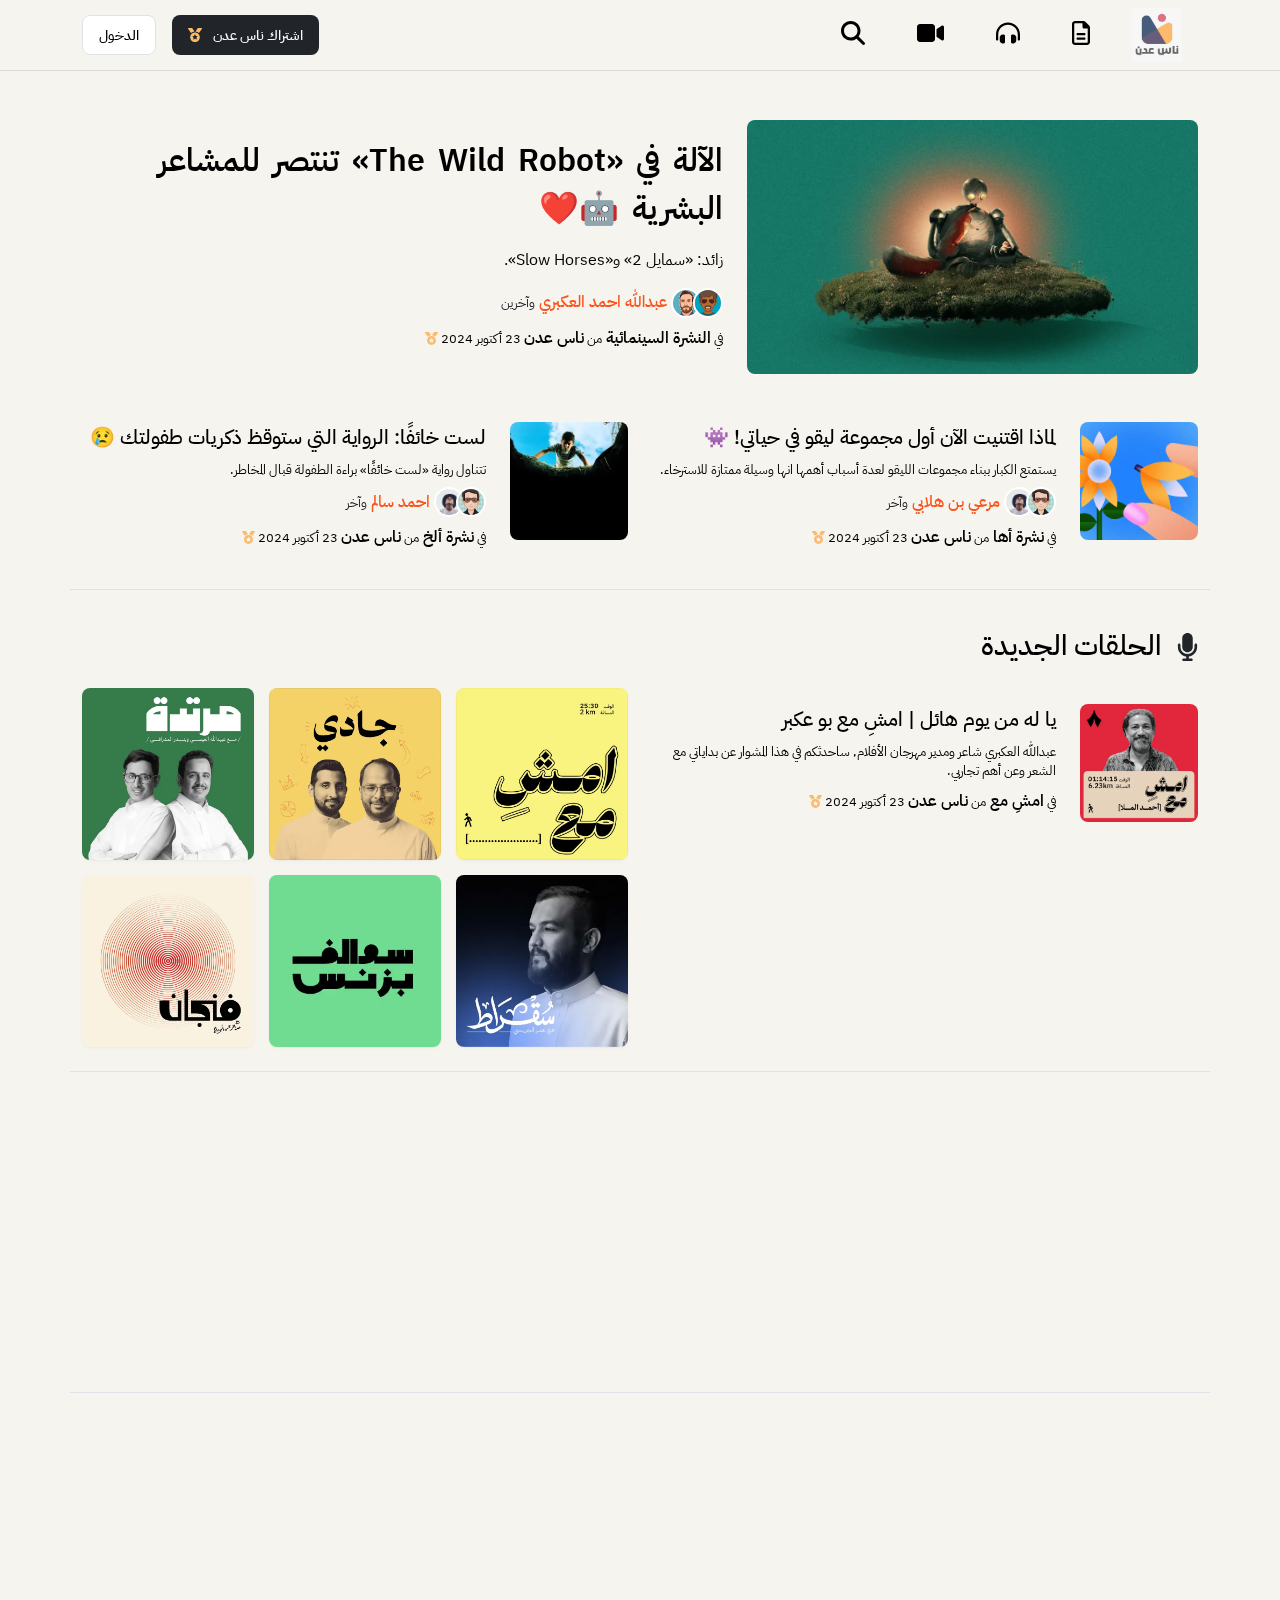
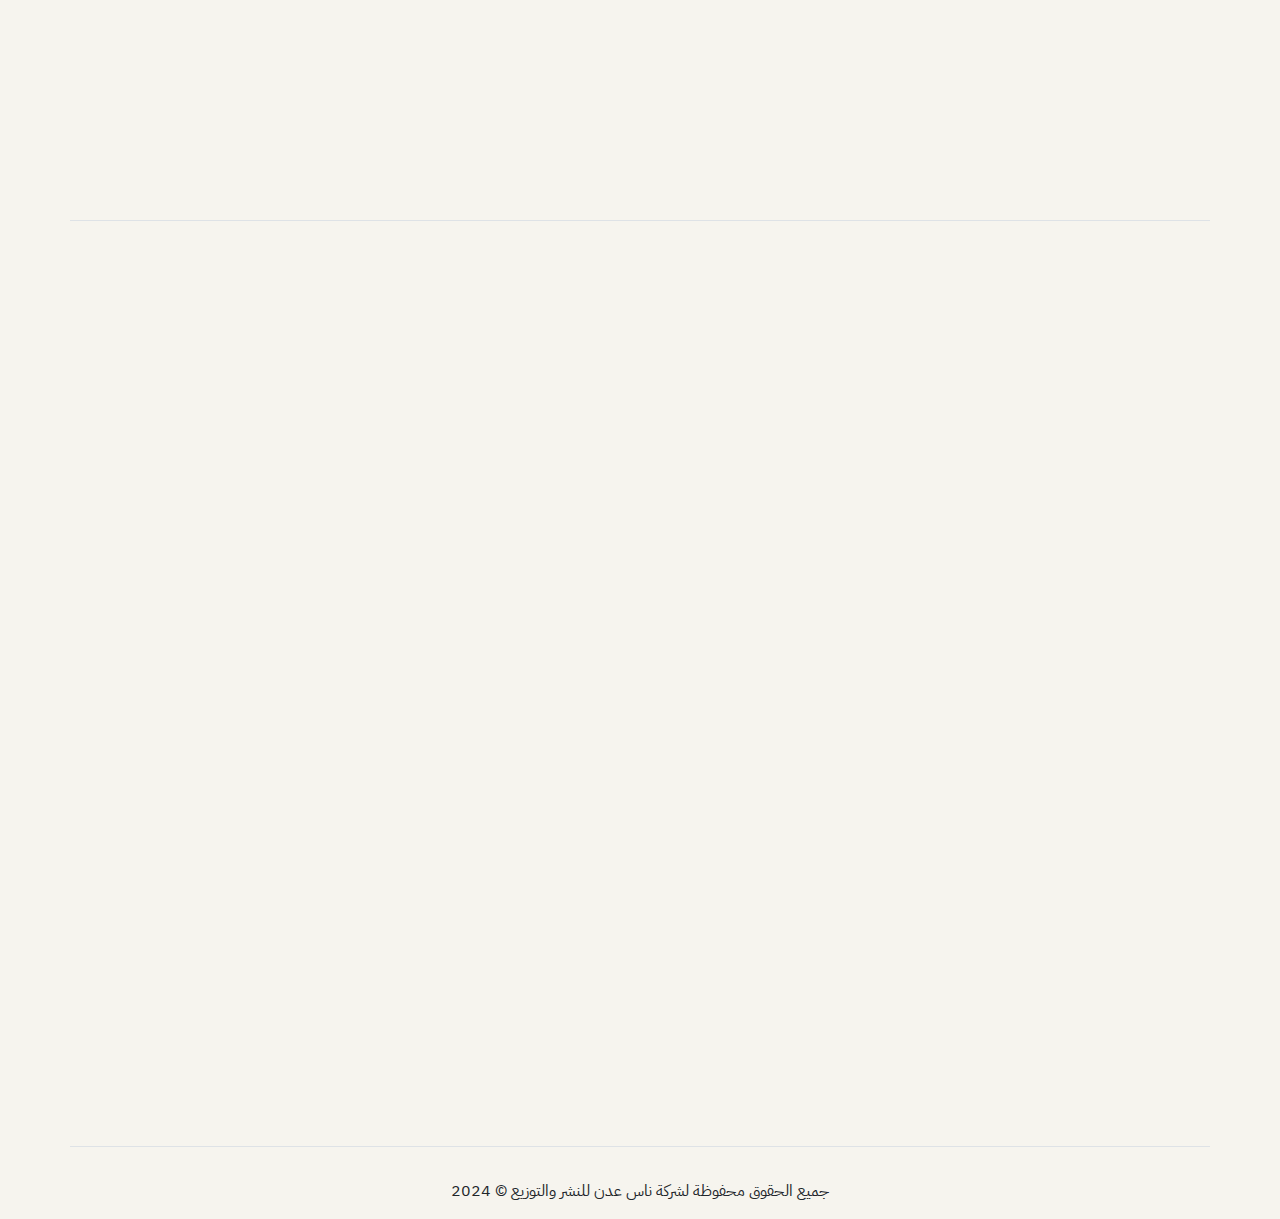
<file: index.html>
<!DOCTYPE html>
<html lang="ar">

<head>
    <meta charset="UTF-8">
    <meta name="viewport" content="width=device-width, initial-scale=1.0">
    <title>ناس عدن</title>
    <link rel="icon" type="image/x-icon" href="avatar.jpg">
    <link rel="stylesheet" href="css/bootstrap.min.css">
    <link rel="stylesheet" href="css/all.min.css">
    <link rel="stylesheet" href="css/animate.css">
    <link rel="stylesheet" href="css/aos.css">
    <link rel="stylesheet" href="css/hover.css">
    <link rel="stylesheet" href="css/style.css">
</head>

<body>
    <!-- healog -->
    <div id="myModal" class="modal" onclick="closeOutside(event)">
        <div class="modal-content">
            <button class="close-button" onclick="closeDialog()">
                <i class="fa-regular fa-circle-xmark"></i>
            </button>
            <div class="icon">
                <img class="w-100 h-100" src="avatar.jpg" alt="">
            </div>
            <h6 class="pt-2">أيش بريدك؟</h6>
            <span class="py-2">أدخل ايميلك لتتلقى الأشعارات من ناس عدن</span>
            <input type="text" id="userInput" placeholder="nasAden@gmail.com" />
            <button class="full-width-button bg-dark" onclick="confirmAction()">متابعة</button>
        </div>
    </div>
    <!-- start header  -->
    <header>
        <nav class="navbar navbar-expand-md navbar-light fixed-top">
            <div class="container">
                <a class="px-3" href="index.html" data-aos="fade-left">
                    <img src="avatar.jpg" alt="">
                </a>
                <button class="navbar-toggler" type="button" data-bs-toggle="collapse" data-bs-target="#navbarCollapse"
                    aria-controls="navbarCollapse" aria-expanded="false" aria-label="Toggle navigation">
                    <span class="navbar-toggler-icon"></span>
                </button>
                <div class="collapse navbar-collapse" id="navbarCollapse">
                    <ul class="navbar-nav mb-2 mb-md-0">
                        <li class="p-2 mx-2" data-aos="fade-left" data-aos-delay="100"><a href="articles.html" class="border-radius"><i
                                    class="fas fa-regular fa-file-lines"></i><span
                                    class="d-inline d-md-none me-3 me-md-0">المقالات</span></a></li>
                        <li class="p-2 mx-2" data-aos="fade-left" data-aos-delay="200"><a href="radioPage.html" class="border-radius"><i
                                    class="fa-solid fa-headphones-simple"></i><span
                                    class="d-inline d-md-none me-3 me-md-0">الاذاعة</span></a></li>
                        <li class="p-2 mx-2" data-aos="fade-left" data-aos-delay="300"><a href="documentaries.html" class="border-radius"><i
                                    class="fas fa-solid fa-video"></i><span
                                    class="d-inline d-md-none me-3 me-md-0">الوثائقيات</span></a></li>
                        <li class="p-2 mx-2 search" data-aos="fade-left" data-aos-delay="400"><a class="border-radius"><i
                                    class="fa-solid fa-magnifying-glass"></i><span
                                    class="d-inline d-md-none me-3 me-md-0">البحث</span></a></li>
                    </ul>
                    <form class="justify-content-end mb-2 mb-md-0" role="search">
                        <input class="form-control me-2 search-input" type="search" placeholder="ابحث هنا.." aria-label="Search">
                    </form>
                    <div class="d-flex header-btns border-top pt-3 pt-md-0 me-auto mb-3 mb-md-0" data-aos="fade-left" data-aos-delay="500">
                        <button class="me-md-2 me-lg-0 py-md-0 py-lg-auto bg-dark text-light border-radius" onclick="showDialog()"><span>اشتراك ناس عدن <i
                                    class="fas fa-medal me-2"></i></span></button>
                        <button class="bg-white border border-radius me-3 me-md-2 me-lg-3"
                            onclick="showDialog()"><span>الدخول</span></button>
                    </div>
                </div>
            </div>
        </nav>
    </header>
    <!-- start header  -->

    <!-- start landing  -->
    <div class="landing">
        <div class="container">
            <div class="row content border-radius py-2 d-flex justify-content-center align-items-center">
                <div class="col-md-5">
                    <a href="newsDetails.html">
                        <div class="img-side" data-aos="fade-down" data-aos-delay="600">
                            <img class="img-fluid border-radius" src="imgs/landing-img.webp" alt="">
                        </div>
                    </a>
                </div>
                <div class="col-md-7">
                    <div class="title-side mt-4 mt-md-0" data-aos="fade-down" data-aos-delay="700">
                        <a href="newsDetails.html">
                            <h3 class="heading">الآلة في «The Wild Robot» تنتصر للمشاعر البشرية 🤖❤️</h3>
                            <div class="my-3" style="font-family: 'SansArabicLight';">زائد: «سمايل 2» و«Slow Horses».
                            </div>
                            <div class="author">
                                <span>
                                    <a href="">
                                        <img class="rounded-full first-img" src="imgs/avatar/avatar-02.png" alt="">
                                    </a>
                                    <a href="">
                                        <img class="rounded-full last-img" src="imgs/avatar/avatar-05.png" alt="">
                                    </a>
                                    <span>
                                        <a href="" class="name">عبدالله احمد العكبري</a>
                                        <span class="subtitle" style="font-family: 'SansArabicLight';">وآخرين</span>
                                    </span>
                                </span>
                            </div>
                            <div class="details">
                                <p class="my-2" style="font-family: 'SansArabicLight';">في <span
                                        style="font-family: 'SansArabicSemiBold';">النشرة السينمائية </span> من <span
                                        style="font-family: 'SansArabicSemiBold';">ناس عدن</span> 23 أكتوبر 2024 <i
                                        class="fas fa-solid fa-medal"></i></p>
                            </div>
                        </a>
                    </div>
                </div>
            </div>
        </div>
    </div>
    <!-- start landing  -->

    <!-- start landing section  -->
    <section>
        <div class="container border-bottom pb-4">
            <div class="row d-flex justify-content-between align-items-center">
                <div class="col-md-6">
                    <div data-aos="fade-up" data-aos-delay="900" class="row d-flex align-items-center align-items-md-start section-one border-radius py-2">
                        <div class="col-6 col-sm-3">
                            <div class="img-side">
                                <a href="newsDetails.html">
                                    <img class="img-fluid border-radius aspect-square" src="imgs/section-lego-img.webp"
                                        alt="">
                                </a>
                            </div>
                        </div>
                        <div class="col-12 col-sm-9">
                            <div class="title-side mt-4 mt-md-0">
                                <a href="newsDetails.html">
                                    <h3 class="heading-2">لماذا اقتنيت الآن أول مجموعة ليقو في حياتي! 👾</h3>
                                    <div class="my-2 subheading-2" style="font-family: 'SansArabicLight';">يستمتع الكبار
                                        ببناء مجموعات الليقو لعدة أسباب أهمها انها وسيلة ممتازة للاسترخاء.</div>
                                    <div class="author">
                                        <span>
                                            <a href="">
                                                <img class="rounded-full first-img" src="imgs/avatar/avatar-06.png"
                                                    alt="">
                                            </a>
                                            <a href="">
                                                <img class="rounded-full last-img" src="imgs/avatar/avatar2.jpg" alt="">
                                            </a>
                                            <span>
                                                <a href="" class="name">مرعي بن هلابي</a>
                                                <span class="subtitle"
                                                    style="font-family: 'SansArabicLight';">وآخر</span>
                                            </span>
                                        </span>
                                    </div>
                                    <div class="details">
                                        <p class="my-2" style="font-family: 'SansArabicLight';">في <span
                                                style="font-family: 'SansArabicSemiBold';">نشرة أها </span> من <span
                                                style="font-family: 'SansArabicSemiBold';">ناس عدن</span> 23 أكتوبر 2024
                                            <i class="fas fa-solid fa-medal"></i>
                                        </p>
                                    </div>
                                </a>
                            </div>
                        </div>
                    </div>
                </div>
                <div class="col-md-6">
                    <div class="row section-one border-radius py-2" data-aos="fade-up" data-aos-delay="1000">
                        <div class="col-6 col-sm-3">
                            <div class="img-side">
                                <a href="newsDetails.html">
                                    <img class="img-fluid border-radius aspect-square" src="imgs/section-tail-img.webp"
                                        alt="">
                                </a>
                            </div>
                        </div>
                        <div class="col-12 col-sm-9">
                            <div class="title-side mt-4 mt-md-0">
                                <a href="newsDetails.html">
                                    <h3 class="heading-2">لست خائفًا: الرواية التي ستوقظ ذكريات طفولتك 😢</h3>
                                    <div class="my-2 subheading-2" style="font-family: 'SansArabicLight';">تتناول رواية
                                        «لست خائفًا» براءة الطفولة قبال المخاطر.</div>
                                    <div class="author">
                                        <span>
                                            <a href="">
                                                <img class="rounded-full first-img" src="imgs/avatar/avatar-06.png"
                                                    alt="">
                                            </a>
                                            <a href="">
                                                <img class="rounded-full last-img" src="imgs/avatar/avatar2.jpg" alt="">
                                            </a>
                                            <span>
                                                <a href="" class="name">احمد سالم</a>
                                                <span class="subtitle"
                                                    style="font-family: 'SansArabicLight';">وآخر</span>
                                            </span>
                                        </span>
                                    </div>
                                    <div class="details">
                                        <p class="my-2" style="font-family: 'SansArabicLight';">في <span
                                                style="font-family: 'SansArabicSemiBold';">نشرة ألخ </span> من <span
                                                style="font-family: 'SansArabicSemiBold';">ناس عدن</span> 23 أكتوبر 2024
                                            <i class="fas fa-solid fa-medal"></i>
                                        </p>
                                    </div>
                                </a>
                            </div>
                        </div>
                    </div>
                </div>
            </div>
        </div>
    </section>
    <!-- start landing section  -->

    <!-- start section episode  -->
    <section class="episode py-3">
        <div class="container border-bottom pb-4">
            <div class="section-heading py-4 d-flex justify-content-start align-items-center" data-aos="fade-up">
                <i class="fas fa-microphone fs-3 ms-3"></i>
                <h3>الحلقات الجديدة</h3>
            </div>
            <div class="row">
                <div class="col-md-6">
                    <div data-aos="fade-up" class="row d-flex align-items-center align-items-md-start section-one border-radius py-2 my-2">
                        <div class="col-6 col-sm-3">
                            <div class="img-side">
                                <a href="">
                                    <img class="img-fluid border-radius aspect-square" src="imgs/episode-1.webp" alt="">
                                </a>
                            </div>
                        </div>
                        <div class="col-12 col-sm-9">
                            <div class="title-side mt-4 mt-md-0">
                                <a href="">
                                    <h3 class="heading-2">يا له من يوم هائل | امشِ مع بو عكبر</h3>
                                    <div class="my-2 subheading-2" style="font-family: 'SansArabicLight';">عبدالله
                                        العكبري شاعر ومدير مهرجان الأفلام, ساحدثكم في هذا المشوار عن بداياتي مع الشعر
                                        وعن أهم تجاربي.</div>
                                    <div class="details">
                                        <p class="my-2" style="font-family: 'SansArabicLight';">في <span
                                                style="font-family: 'SansArabicSemiBold';">امشِ مع </span> من <span
                                                style="font-family: 'SansArabicSemiBold';">ناس عدن</span> 23 أكتوبر 2024
                                            <i class="fas fa-solid fa-medal"></i>
                                        </p>
                                    </div>
                                </a>
                            </div>
                        </div>
                    </div>
                    <div data-aos="fade-up"
                        class="row d-flex align-items-center align-items-md-start section-one border-radius py-2 my-2 mt-4">
                        <div class="col-6 col-sm-3">
                            <div class="img-side">
                                <a href="">
                                    <img class="img-fluid border-radius aspect-square" src="imgs/episode-2.webp" alt="">
                                </a>
                            </div>
                        </div>
                        <div class="col-12 col-sm-9">
                            <div class="title-side mt-4 mt-md-0">
                                <a href="">
                                    <h3 class="heading-2">بولندا من الفقر الى الغنى</h3>
                                    <div class="my-2 subheading-2" style="font-family: 'SansArabicLight';">قصة بولندا من
                                        الفقر الى الثراء والسياسات التي ساعدتها على النمو السريع والهائل.</div>
                                    <div class="details">
                                        <p class="my-2" style="font-family: 'SansArabicLight';">في <span
                                                style="font-family: 'SansArabicSemiBold';">بودكاست جادي </span> من <span
                                                style="font-family: 'SansArabicSemiBold';">ناس عدن</span> 23 أكتوبر 2024
                                            <i class="fas fa-solid fa-medal"></i>
                                        </p>
                                    </div>
                                </a>
                            </div>
                        </div>
                    </div>
                </div>
                <div class="col-md-6">
                    <div class="grid-container" data-aos="fade-up">
                        <img class="img-fluid border-radius" src="imgs/episode-3.webp" alt="">
                        <img class="img-fluid border-radius" src="imgs/episode-4.webp" alt="">
                        <img class="img-fluid border-radius" src="imgs/episode-5.webp" alt="">
                        <img class="img-fluid border-radius" src="imgs/episode-6.webp" alt="">
                        <img class="img-fluid border-radius" src="imgs/episode-7.webp" alt="">
                        <img class="img-fluid border-radius" src="imgs/episode-8.webp" alt="">
                    </div>
                </div>
            </div>
        </div>
    </section>
    <!-- end section episode  -->

    <!-- start main posts -->
    <div class="mail-posts">
        <div class="container border-bottom pb-4">
            <div data-aos="fade-up" class="section-heading py-4 mb-2 d-flex justify-content-start align-items-center">
                <i class="fas fa-envelope fs-3 ms-3"></i>
                <h3>نشرات بريديّة مميزة</h3>
            </div>
            <div class="row" data-aos="fade-left">
                <div class="col-6 col-md-2 mb-3 mb-md-0 border-radius">
                    <a href="">
                        <img class="img-fluid border-radius" src="imgs/mail-post1.webp" alt="">
                    </a>
                </div>
                <div class="col-6 col-md-2 mb-3 mb-md-0 border-radius">
                    <a href="">
                        <img class="img-fluid border-radius" src="imgs/mail-post2.webp" alt="">
                    </a>
                </div>
                <div class="col-6 col-md-2 mb-3 mb-md-0 border-radius">
                    <a href="">
                        <img class="img-fluid border-radius" src="imgs/mail-post6.webp" alt="">
                    </a>
                </div>
                <div class="col-6 col-md-2 mb-3 mb-md-0 border-radius">
                    <a href="">
                        <img class="img-fluid border-radius" src="imgs/mail-post3.webp" alt="">
                    </a>
                </div>
                <div class="col-6 col-md-2 mb-3 mb-sm-0 border-radius">
                    <a href="">
                        <img class="img-fluid border-radius" src="imgs/mail-post4.webp" alt="">
                    </a>
                </div>
                <div class="col-6 col-md-2 text-center border-radius">
                    <a href="">
                        <img class="img-fluid border-radius" src="imgs/mail-post5.webp" alt="">
                    </a>
                </div>
            </div>
        </div>
    </div>
    <!-- end main posts -->

    <!-- start videos -->
    <div class="videos py-3">
        <div class="container border-bottom pb-4">
            <div data-aos="fade-up" class="section-heading py-4 mb-2 d-flex justify-content-start align-items-center">
                <i class="fas fa-video fs-3 ms-3"></i>
                <h3>الوثائقيات الجديدة</h3>
            </div>
            <div class="row">
                <div class="col-12 col-sm-4">
                    <div class="main-content p-2 border-radius" data-aos="fade-left">
                        <a href="">
                            <div class="img-content">
                                <img class="img-fluid border-radius" src="imgs/video1.webp" alt="">
                            </div>
                        </a>
                        <a href="">
                            <div class="description py-3">
                                <h3 class="heading-2 pb-1">تحلية المياة موجودة قبل 2000 سنة!</h3>
                                <p style="font-family: 'SansArabicLight'; font-size: 13px;">في <span
                                        style="font-family: 'SansArabicSemiBold';">سياق</span> من <span
                                        style="font-family: 'SansArabicSemiBold';">ناس عدن</span> 23 أكتوبر 2024
                                </p>
                            </div>
                        </a>
                    </div>
                </div>
                <div class="col-12 col-sm-4">
                    <div class="main-content p-2 border-radius" data-aos="fade-left" data-aos-delay="100">
                        <a href="">
                            <div class="img-content">
                                <img class="img-fluid border-radius" src="imgs/video2.webp" alt="">
                            </div>
                        </a>
                        <a href="">
                            <div class="description py-3">
                                <h3 class="heading-2 pb-1">ثمانية اسئلة مع لاعب ورق خفة</h3>
                                <p style="font-family: 'SansArabicLight'; font-size: 13px;">في <span
                                        style="font-family: 'SansArabicSemiBold';">سياق</span> من <span
                                        style="font-family: 'SansArabicSemiBold';">ناس عدن</span> 23 أكتوبر 2024
                                </p>
                            </div>
                        </a>
                    </div>
                </div>
                <div class="col-12 col-sm-4">
                    <div class="main-content p-2 border-radius" data-aos="fade-left" data-aos-delay="200">
                        <a href="">
                            <div class="img-content">
                                <img class="img-fluid border-radius" src="imgs/video1.webp" alt="">
                            </div>
                        </a>
                        <a href="">
                            <div class="description py-3">
                                <h3 class="heading-2 pb-1">تحلية المياة موجودة قبل 2000 سنة!</h3>
                                <p style="font-family: 'SansArabicLight'; font-size: 13px;">في <span
                                        style="font-family: 'SansArabicSemiBold';">سياق</span> من <span
                                        style="font-family: 'SansArabicSemiBold';">ناس عدن</span> 23 أكتوبر 2024
                                </p>
                            </div>
                        </a>
                    </div>
                </div>
            </div>
        </div>
    </div>
    <!-- end videos -->

    <!-- start article -->
    <div class="new-article py-3">
        <div class="container border-bottom pb-5">
            <div data-aos="fade-up" class="section-heading py-4 mb-2 d-flex justify-content-start align-items-center">
                <i class="fas fa-book-open fs-3 ms-3"></i>
                <h3>المقالات الجديدة</h3>
            </div>
            <div class="row d-flex justify-content-between align-items-center">
                <div data-aos="fade-up"class="col-lg-6 mb-4">
                    <div class="row d-flex align-items-center align-items-md-start section-one border-radius py-2">
                        <div class="col-6 col-sm-3">
                            <div class="img-side">
                                <a href="">
                                    <img class="img-fluid border-radius aspect-square" src="imgs/article-1.webp" alt="">
                                </a>
                            </div>
                        </div>
                        <div class="col-12 col-sm-9">
                            <div class="title-side mt-4 mt-md-0">
                                <a href="">
                                    <h3 class="heading-2">متى ستنفجر فقاعة الذكاء الاصطناعي؟ 🫧</h3>
                                    <div class="my-2 subheading-2" style="font-family: 'SansArabicLight';">كل
                                        الشركات التقنية تستثمر أموالًا طائلة لتنمية قطاع الذكاء الاصطناعي لديها، إلى
                                        حد تكوَّنت فيه فقاعة اقتصادية جديدة.</div>
                                    <div class="author">
                                        <span>
                                            <a href="">
                                                <img class="rounded-full first-img" src="imgs/avatar/avatar-06.png"
                                                    alt="">
                                            </a>
                                            <a href="">
                                                <img class="rounded-full last-img" src="imgs/avatar/avatar2.jpg" alt="">
                                            </a>
                                            <span>
                                                <a href="" class="name">عبدالله العكبري</a>
                                                <span class="subtitle"
                                                    style="font-family: 'SansArabicLight';">وآخر</span>
                                            </span>
                                        </span>
                                    </div>
                                    <div class="details">
                                        <p class="my-2" style="font-family: 'SansArabicLight';">في <span
                                                style="font-family: 'SansArabicSemiBold';">نشرة حوار </span> من
                                            <span style="font-family: 'SansArabicSemiBold';">ناس عدن</span> 23
                                            أكتوبر
                                            2024
                                        </p>
                                    </div>
                                </a>
                            </div>
                        </div>
                    </div>
                </div>
                <div data-aos="fade-up" class="col-lg-6 mb-4">
                    <div class="row section-one border-radius py-2">
                        <div class="col-6 col-sm-3">
                            <div class="img-side">
                                <a href="">
                                    <img class="img-fluid border-radius aspect-square" src="imgs/article-2.gif" alt="">
                                </a>
                            </div>
                        </div>
                        <div class="col-12 col-sm-9">
                            <div class="title-side mt-4 mt-md-0">
                                <a href="">
                                    <h3 class="heading-2">نشرة مقادير تودعك مع فطيرة اليقطين 🥹👋🏻</h3>
                                    <div class="my-2 subheading-2" style="font-family: 'SansArabicLight';">اخترت هذه
                                        الوصفة لكي تكون وصفة ختام نشرة مقادير التي بدأناها في رمضان.</div>
                                    <div class="author">
                                        <span>
                                            <a href="">
                                                <img class="rounded-full first-img" src="imgs/avatar/avatar-06.png"
                                                    alt="">
                                            </a>
                                            <a href="">
                                                <img class="rounded-full last-img" src="imgs/avatar/avatar2.jpg" alt="">
                                            </a>
                                            <span>
                                                <a href="" class="name">مرعي بن هلابي</a>
                                                <span class="subtitle"
                                                    style="font-family: 'SansArabicLight';">وآخر</span>
                                            </span>
                                        </span>
                                    </div>
                                    <div class="details">
                                        <p class="my-2" style="font-family: 'SansArabicLight';">في <span
                                                style="font-family: 'SansArabicSemiBold';">نشرة ألخ </span> من <span
                                                style="font-family: 'SansArabicSemiBold';">ناس عدن</span> 23 أكتوبر
                                            2024
                                        </p>
                                    </div>
                                </a>
                            </div>
                        </div>
                    </div>
                </div>
                <div data-aos="fade-up" class="col-lg-6 mb-4">
                    <div class="row d-flex align-items-center align-items-md-start section-one border-radius py-2">
                        <div class="col-6 col-sm-3">
                            <div class="img-side">
                                <a href="">
                                    <img class="img-fluid border-radius aspect-square" src="imgs/article-3.webp" alt="">
                                </a>
                            </div>
                        </div>
                        <div class="col-12 col-sm-9">
                            <div class="title-side mt-4 mt-md-0">
                                <a href="">
                                    <h3 class="heading-2">كيف تساعدك العدائية السلبية في العمل؟ 🙂</h3>
                                    <div class="my-2 subheading-2" style="font-family: 'SansArabicLight';">من سابع
                                        المستحيلات ألا يمر أسبوع دون محفز قوي يثير غضبك من مديرك أو زميلك أو فريقك.
                                    </div>
                                    <div class="author">
                                        <span>
                                            <a href="">
                                                <img class="rounded-full first-img" src="imgs/avatar/avatar-06.png"
                                                    alt="">
                                            </a>
                                            <a href="">
                                                <img class="rounded-full last-img" src="imgs/avatar/avatar2.jpg" alt="">
                                            </a>
                                            <span>
                                                <a href="" class="name">عبدالله العكبري</a>
                                                <span class="subtitle"
                                                    style="font-family: 'SansArabicLight';">وآخر</span>
                                            </span>
                                        </span>
                                    </div>
                                    <div class="details">
                                        <p class="my-2" style="font-family: 'SansArabicLight';">في <span
                                                style="font-family: 'SansArabicSemiBold';">نشرة حوار </span> من
                                            <span style="font-family: 'SansArabicSemiBold';">ناس عدن</span> 23
                                            أكتوبر
                                            2024
                                        </p>
                                    </div>
                                </a>
                            </div>
                        </div>
                    </div>
                </div>
                <div data-aos="fade-up" class="col-lg-6 mb-4">
                    <div class="row section-one border-radius py-2">
                        <div class="col-6 col-sm-3">
                            <div class="img-side">
                                <a href="">
                                    <img class="img-fluid border-radius aspect-square" src="imgs/article-4.webp" alt="">
                                </a>
                            </div>
                        </div>
                        <div class="col-12 col-sm-9">
                            <div class="title-side mt-4 mt-md-0">
                                <a href="">
                                    <h3 class="heading-2">سويفل: العودة للقمّة أصعب من وصولها؟</h3>
                                    <div class="my-2 subheading-2" style="font-family: 'SansArabicLight';">قصّة شركة
                                        سويفل تتخلّلها مراحل صعود وهبوط عديدة.</div>
                                    <div class="author">
                                        <span>
                                            <a href="">
                                                <img class="rounded-full first-img" src="imgs/avatar/avatar-06.png"
                                                    alt="">
                                            </a>
                                            <a href="">
                                                <img class="rounded-full last-img" src="imgs/avatar/avatar2.jpg" alt="">
                                            </a>
                                            <span>
                                                <a href="" class="name">مرعي بن هلابي</a>
                                                <span class="subtitle"
                                                    style="font-family: 'SansArabicLight';">وآخر</span>
                                            </span>
                                        </span>
                                    </div>
                                    <div class="details">
                                        <p class="my-2" style="font-family: 'SansArabicLight';">في <span
                                                style="font-family: 'SansArabicSemiBold';">نشرة ألخ </span> من <span
                                                style="font-family: 'SansArabicSemiBold';">ناس عدن</span> 23 أكتوبر
                                            2024
                                        </p>
                                    </div>
                                </a>
                            </div>
                        </div>
                    </div>
                </div>
                <div data-aos="fade-up" class="col-lg-6 mb-4">
                    <div class="row d-flex align-items-center align-items-md-start section-one border-radius py-2">
                        <div class="col-6 col-sm-3">
                            <div class="img-side">
                                <a href="">
                                    <img class="img-fluid border-radius aspect-square" src="imgs/article-5.webp" alt="">
                                </a>
                            </div>
                        </div>
                        <div class="col-12 col-sm-9">
                            <div class="title-side mt-4 mt-md-0">
                                <a href="">
                                    <h3 class="heading-2">عندما تُستخدَم الأفلام في السياسة 🪖🗣️</h3>
                                    <div class="my-2 subheading-2" style="font-family: 'SansArabicLight';">هل ينتمي
                                        فلم «ذ أبرنتس» (The Apprentice) إلى مجموعة الأفلام التي شكلت نقلة حقيقية؟
                                    </div>
                                    <div class="author">
                                        <span>
                                            <a href="">
                                                <img class="rounded-full first-img" src="imgs/avatar/avatar-06.png"
                                                    alt="">
                                            </a>
                                            <a href="">
                                                <img class="rounded-full last-img" src="imgs/avatar/avatar2.jpg" alt="">
                                            </a>
                                            <span>
                                                <a href="" class="name">عبدالله العكبري</a>
                                                <span class="subtitle"
                                                    style="font-family: 'SansArabicLight';">وآخر</span>
                                            </span>
                                        </span>
                                    </div>
                                    <div class="details">
                                        <p class="my-2" style="font-family: 'SansArabicLight';">في <span
                                                style="font-family: 'SansArabicSemiBold';">نشرة حوار </span> من
                                            <span style="font-family: 'SansArabicSemiBold';">ناس عدن</span> 23
                                            أكتوبر
                                            2024
                                        </p>
                                    </div>
                                </a>
                            </div>
                        </div>
                    </div>
                </div>
                <div data-aos="fade-up" class="col-lg-6 mb-4">
                    <div class="row section-one border-radius py-2">
                        <div class="col-6 col-sm-3">
                            <div class="img-side">
                                <a href="">
                                    <img class="img-fluid border-radius aspect-square" src="imgs/article-6.webp" alt="">
                                </a>
                            </div>
                        </div>
                        <div class="col-12 col-sm-9">
                            <div class="title-side mt-4 mt-md-0">
                                <a href="">
                                    <h3 class="heading-2">هل القراءة للكتب فقط 🖼️🎨</h3>
                                    <div class="my-2 subheading-2" style="font-family: 'SansArabicLight';">القراءة
                                        قد تنتهي في النص المكتوب، لكنها تبدأ في مناطق أخرى بعيدة عنه، أو متفاعلة معه
                                        بفضل التأثير والتأثر.</div>
                                    <div class="author">
                                        <span>
                                            <a href="">
                                                <img class="rounded-full first-img" src="imgs/avatar/avatar-06.png"
                                                    alt="">
                                            </a>
                                            <a href="">
                                                <img class="rounded-full last-img" src="imgs/avatar/avatar2.jpg" alt="">
                                            </a>
                                            <span>
                                                <a href="" class="name">مرعي بن هلابي</a>
                                                <span class="subtitle"
                                                    style="font-family: 'SansArabicLight';">وآخر</span>
                                            </span>
                                        </span>
                                    </div>
                                    <div class="details">
                                        <p class="my-2" style="font-family: 'SansArabicLight';">في <span
                                                style="font-family: 'SansArabicSemiBold';">نشرة ألخ </span> من <span
                                                style="font-family: 'SansArabicSemiBold';">ناس عدن</span> 23 أكتوبر
                                            2024
                                        </p>
                                    </div>
                                </a>
                            </div>
                        </div>
                    </div>
                </div>
                <div data-aos="fade-up" class="col-lg-6 mb-4 mb-lg-0">
                    <div class="row d-flex align-items-center align-items-md-start section-one border-radius py-2">
                        <div class="col-6 col-sm-3">
                            <div class="img-side">
                                <a href="">
                                    <img class="img-fluid border-radius aspect-square" src="imgs/article-7.webp" alt="">
                                </a>
                            </div>
                        </div>
                        <div class="col-12 col-sm-9">
                            <div class="title-side mt-4 mt-md-0">
                                <a href="">
                                    <h3 class="heading-2">كيف غزا الأنمي الياباني قلبك وقلوب العالم؟ 🥹</h3>
                                    <div class="my-2 subheading-2" style="font-family: 'SansArabicLight';">احتفال
                                        مسلسل دراغون بول بأربعين عامًا على إصداره يذكرنا بقوة الأنمي. </div>
                                    <div class="author">
                                        <span>
                                            <a href="">
                                                <img class="rounded-full first-img" src="imgs/avatar/avatar-06.png"
                                                    alt="">
                                            </a>
                                            <a href="">
                                                <img class="rounded-full last-img" src="imgs/avatar/avatar2.jpg" alt="">
                                            </a>
                                            <span>
                                                <a href="" class="name">عبدالله العكبري</a>
                                                <span class="subtitle"
                                                    style="font-family: 'SansArabicLight';">وآخر</span>
                                            </span>
                                        </span>
                                    </div>
                                    <div class="details">
                                        <p class="my-2" style="font-family: 'SansArabicLight';">في <span
                                                style="font-family: 'SansArabicSemiBold';">نشرة حوار </span> من
                                            <span style="font-family: 'SansArabicSemiBold';">ناس عدن</span> 23
                                            أكتوبر
                                            2024
                                        </p>
                                    </div>
                                </a>
                            </div>
                        </div>
                    </div>
                </div>
                <div data-aos="fade-up" class="col-lg-6">
                    <div class="row section-one border-radius py-2">
                        <div class="col-6 col-sm-3">
                            <div class="img-side">
                                <a href="">
                                    <img class="img-fluid border-radius aspect-square" src="imgs/article-8.webp" alt="">
                                </a>
                            </div>
                        </div>
                        <div class="col-12 col-sm-9">
                            <div class="title-side mt-4 mt-md-0">
                                <a href="">
                                    <h3 class="heading-2">أداة «NotebookLM» تقلب عالم الدراسات العليا! 🪄</h3>
                                    <div class="my-2 subheading-2" style="font-family: 'SansArabicLight';">باعتمادنا
                                        على الذكاء الاصطناعي مساعدًا شخصيًّا في الأبحاث، سترتبط كل معارف البشر بعضها
                                        ببعض في عقل صناعي واحد.</div>
                                    <div class="author">
                                        <span>
                                            <a href="">
                                                <img class="rounded-full first-img" src="imgs/avatar/avatar-06.png"
                                                    alt="">
                                            </a>
                                            <a href="">
                                                <img class="rounded-full last-img" src="imgs/avatar/avatar2.jpg" alt="">
                                            </a>
                                            <span>
                                                <a href="" class="name">مرعي بن هلابي</a>
                                                <span class="subtitle"
                                                    style="font-family: 'SansArabicLight';">وآخر</span>
                                            </span>
                                        </span>
                                    </div>
                                    <div class="details">
                                        <p class="my-2" style="font-family: 'SansArabicLight';">في <span
                                                style="font-family: 'SansArabicSemiBold';">نشرة ألخ </span> من <span
                                                style="font-family: 'SansArabicSemiBold';">ناس عدن</span> 23 أكتوبر
                                            2024
                                        </p>
                                    </div>
                                </a>
                            </div>
                        </div>
                    </div>
                </div>
            </div>
        </div>
    </div>
    <!-- end article -->

    <!-- start footer  -->
    <div class="footer">
        <div class="container">
            <div class="py-3 text-center">
                <span>جميع الحقوق محفوظة لشركة ناس عدن للنشر والتوزيع &copy; 2024
                </span>
            </div>
        </div>
    </div>
    <!-- end footer  -->
    <script src="js/jquery.min.js"></script>
    <script src="js/bootstrap.bundle.min.js"></script>
    <script src="js/all.min.js"></script>
    <script src="js/aos.js"></script>
    <script src="js/main.js"></script>
</body>

</html>
</file>
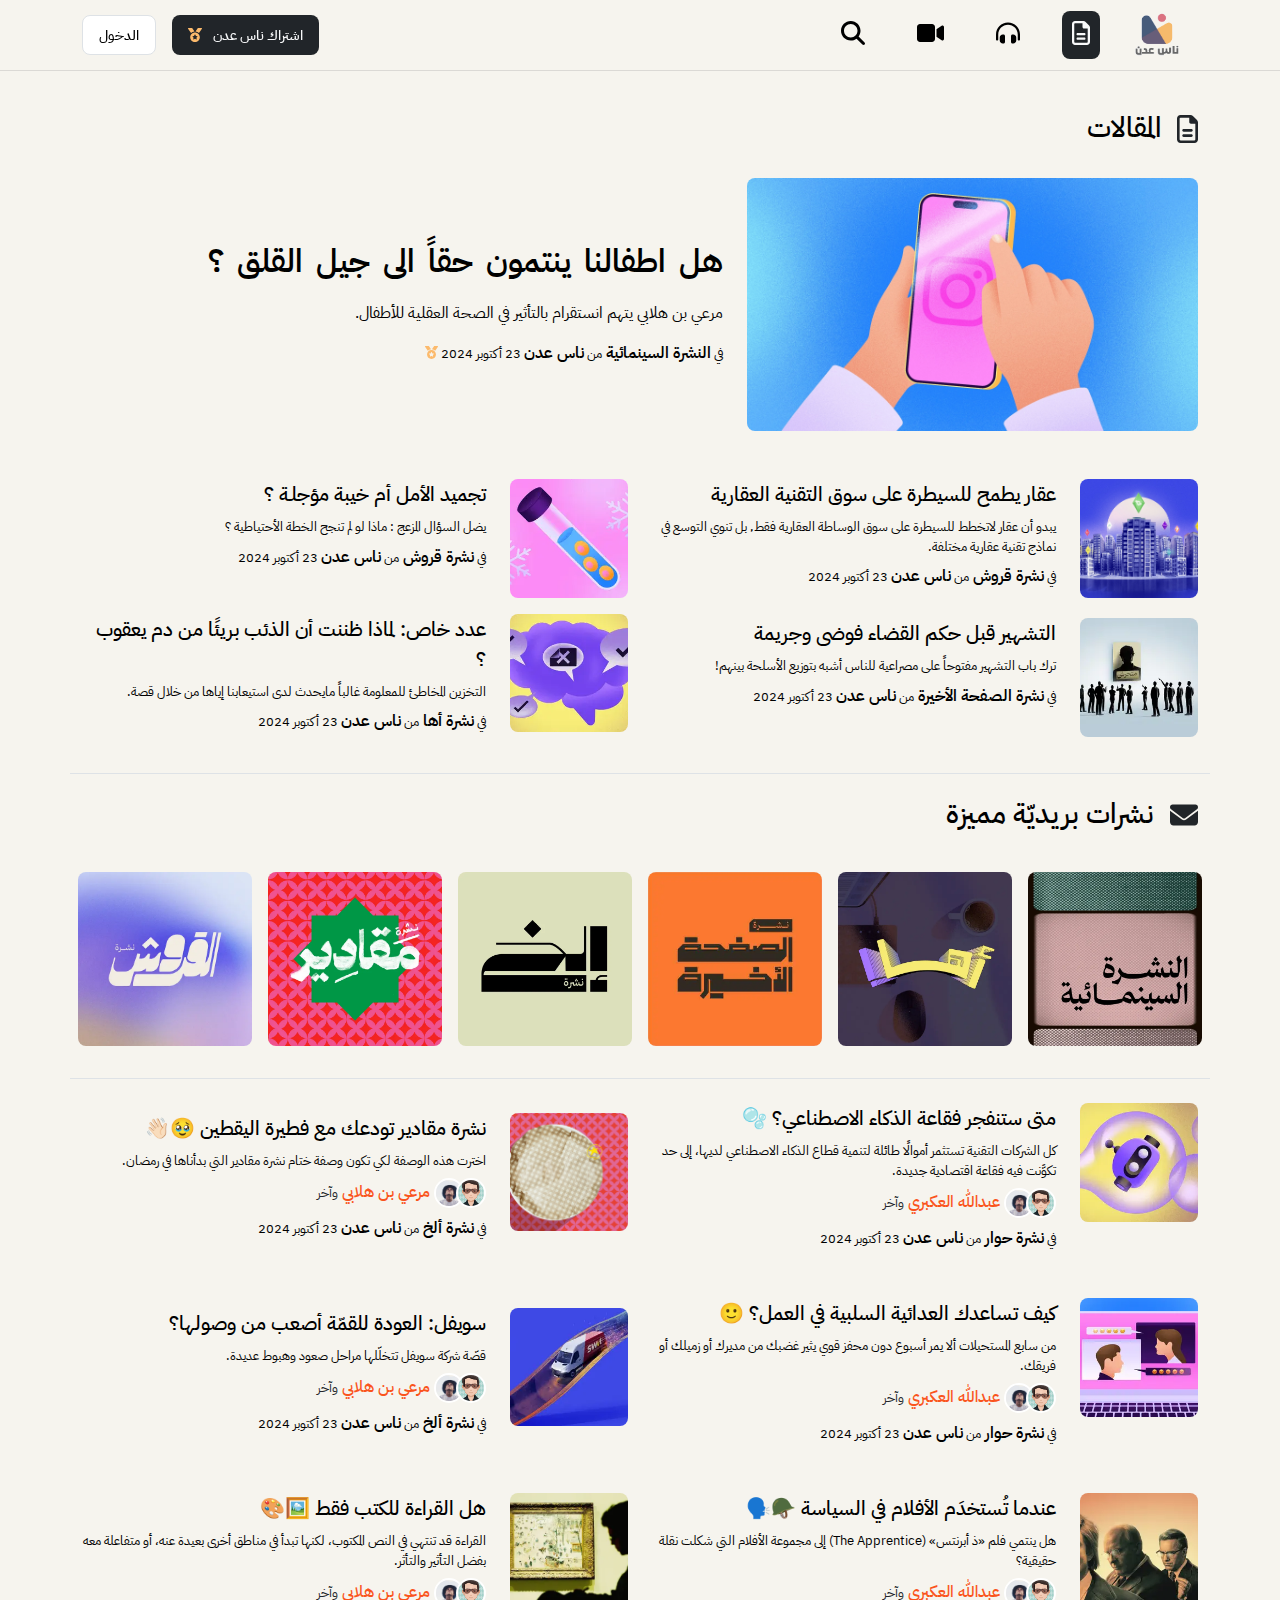
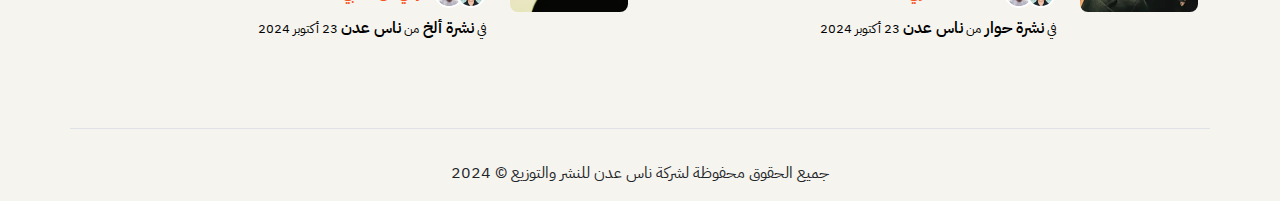
<file: articles.html>
<!DOCTYPE html>
<html lang="ar">

<head>
    <meta charset="UTF-8">
    <meta name="viewport" content="width=device-width, initial-scale=1.0">
    <title>المقالات</title>
    <link rel="icon" type="image/x-icon" href="avatar.jpg">
    <link rel="stylesheet" href="css/bootstrap.min.css">
    <link rel="stylesheet" href="css/all.min.css">
    <link rel="stylesheet" href="css/animate.css">
    <link rel="stylesheet" href="css/aos.css">
    <link rel="stylesheet" href="css/hover.css">
    <link rel="stylesheet" href="css/style.css">
</head>

<body>
    <!-- healog -->
    <div id="myModal" class="modal" onclick="closeOutside(event)">
        <div class="modal-content">
            <button class="close-button" onclick="closeDialog()">
                <i class="fa-regular fa-circle-xmark"></i>
            </button>
            <div class="icon">
                <img class="w-100 h-100" src="avatar.jpg" alt="">
            </div>
            <h6 class="pt-2">أيش بريدك؟</h6>
            <span class="py-2">أدخل ايميلك لتتلقى الأشعارات من ناس عدن</span>
            <input type="text" id="userInput" placeholder="nasAden@gmail.com" />
            <button class="full-width-button bg-dark" onclick="confirmAction()">متابعة</button>
        </div>
    </div>
    
    <!-- start header  -->
    <header>
        <nav class="navbar navbar-expand-md navbar-light fixed-top">
            <div class="container">
                <a class="px-3" href="index.html">
                    <img src="avatar.jpg" alt="">
                </a>
                <button class="navbar-toggler" type="button" data-bs-toggle="collapse" data-bs-target="#navbarCollapse"
                    aria-controls="navbarCollapse" aria-expanded="false" aria-label="Toggle navigation">
                    <span class="navbar-toggler-icon"></span>
                </button>
                <div class="collapse navbar-collapse" id="navbarCollapse">
                    <ul class="navbar-nav mb-2 mb-md-0">
                        <li class="p-2 mx-2"><a href="articles.html" class="border-radius  bg-dark text-light"><i
                                    class="fas fa-regular fa-file-lines"></i><span
                                    class="d-inline d-md-none me-3 me-md-0">المقالات</span></a></li>
                        <li class="p-2 mx-2"><a href="radioPage.html" class="border-radius"><i
                                    class="fa-solid fa-headphones-simple"></i><span
                                    class="d-inline d-md-none me-3 me-md-0">الاذاعة</span></a></li>
                        <li class="p-2 mx-2"><a href="documentaries.html" class="border-radius"><i
                                    class="fas fa-solid fa-video"></i><span
                                    class="d-inline d-md-none me-3 me-md-0">الوثائقيات</span></a></li>
                                    <li class="p-2 mx-2 search"><a class="border-radius"><i
                                        class="fa-solid fa-magnifying-glass"></i><span
                                        class="d-inline d-md-none me-3 me-md-0">البحث</span></a></li>
                    </ul>
                    <form class="justify-content-end mb-2 mb-md-0" role="search">
                        <input class="form-control me-2 search-input" type="search" placeholder="ابحث هنا.." aria-label="Search">
                    </form>
                    <div class="d-flex header-btns border-top pt-3 pt-md-0 me-auto mb-3 mb-md-0">
                        <button class="me-md-2 me-lg-0 py-md-0 py-lg-auto bg-dark text-light border-radius" onclick="showDialog()"><span>اشتراك ناس عدن <i
                                    class="fas fa-medal me-2"></i></span></button>
                        <button class="bg-white border border-radius me-3 me-md-2 me-lg-3"
                            onclick="showDialog()"><span>الدخول</span></button>
                    </div>
                </div>
            </div>
        </nav>
    </header>
    <!-- end header  -->

    <!-- start landing  -->
    <div class="landing">
        <div class="container">
            <div class="main-heading pb-4 d-flex justify-content-start align-items-center">
                <i class="fas fa-regular fa-file-lines fs-3 ms-3"></i>
                <h3>المقالات</h3>
            </div>
            <div class="row content border-radius py-2 d-flex justify-content-center align-items-center">
                <div class="col-md-5">
                    <div class="img-side">
                        <a href="">
                            <img class="img-fluid border-radius" src="imgs/mainArticle.jpg.crdownload" alt="">
                        </a>
                    </div>
                </div>
                <div class="col-md-7">
                    <div class="title-side mt-4 mt-md-0">
                        <a href="">
                            <h3 class="heading">هل اطفالنا ينتمون حقاً الى جيل القلق ؟</h3>
                            <div class="my-3" style="font-family: 'SansArabicLight';">مرعي بن هلابي يتهم انستقرام
                                بالتأثير في الصحة العقلية للأطفال.</div>
                            <div class="details">
                                <p class="my-2" style="font-family: 'SansArabicLight';">في <span
                                        style="font-family: 'SansArabicSemiBold';">النشرة السينمائية </span> من <span
                                        style="font-family: 'SansArabicSemiBold';">ناس عدن</span> 23 أكتوبر 2024 <i
                                        class="fas fa-solid fa-medal"></i></p>
                            </div>
                        </a>
                    </div>
                </div>
            </div>
        </div>
    </div>
    <!-- end landing  -->

    <!-- start landing section  -->
    <section>
        <div class="container border-bottom pb-4">
            <div class="row d-flex justify-content-between align-items-center">
                <div class="col-md-6">
                    <div class="row section-one border-radius py-2">
                        <div class="col-6 col-sm-3">
                            <div class="img-side">
                                <a href="">
                                    <img class="img-fluid border-radius aspect-square" src="imgs/post.jpg" alt="">
                                </a>
                            </div>
                        </div>
                        <div class="col-12 col-sm-9">
                            <div class="title-side mt-4 mt-md-0">
                                <a href="">
                                    <h3 class="heading-2">عقار يطمح للسيطرة على سوق التقنية العقارية</h3>
                                    <div class="my-2 subheading-2" style="font-family: 'SansArabicLight';">يبدو أن عقار
                                        لاتخطط للسيطرة على سوق الوساطة العقارية فقط, بل تنوي التوسع في نماذج تقنية
                                        عقارية مختلفة.</div>
                                    <div class="details">
                                        <p class="my-2" style="font-family: 'SansArabicLight';">في <span
                                                style="font-family: 'SansArabicSemiBold';">نشرة قروش </span> من <span
                                                style="font-family: 'SansArabicSemiBold';">ناس عدن</span> 23 أكتوبر 2024
                                        </p>
                                    </div>
                                </a>
                            </div>
                        </div>
                    </div>
                </div>
                <div class="col-md-6">
                    <div class="row d-flex align-items-center align-items-md-start section-one border-radius py-2">
                        <div class="col-6 col-sm-3">
                            <div class="img-side">
                                <a href="">
                                    <img class="img-fluid border-radius aspect-square" src="imgs/article11.webp" alt="">
                                </a>
                            </div>
                        </div>
                        <div class="col-12 col-sm-9">
                            <div class="title-side mt-4 mt-md-0">
                                <a href="">
                                    <h3 class="heading-2">تجميد الأمل أم خيبة مؤجلـة ؟</h3>
                                    <div class="my-2 subheading-2" style="font-family: 'SansArabicLight';">يضل السؤال
                                        المزعج : ماذا لو لم تنجح الخطة الأحتياطية ؟</div>
                                    <div class="details">
                                        <p class="my-2" style="font-family: 'SansArabicLight';">في <span
                                                style="font-family: 'SansArabicSemiBold';">نشرة قروش </span> من
                                            <span style="font-family: 'SansArabicSemiBold';">ناس عدن</span> 23
                                            أكتوبر
                                            2024
                                        </p>
                                    </div>
                                </a>
                            </div>
                        </div>
                    </div>
                </div>
                <div class="col-md-6">
                    <div class="row d-flex align-items-center align-items-md-start section-one border-radius py-2">
                        <div class="col-6 col-sm-3">
                            <div class="img-side">
                                <a href="">
                                    <img class="img-fluid border-radius aspect-square" src="imgs/article12.webp" alt="">
                                </a>
                            </div>
                        </div>
                        <div class="col-12 col-sm-9">
                            <div class="title-side mt-4 mt-md-0">
                                <a href="">
                                    <h3 class="heading-2">التشهير قبل حكم القضاء فوضى وجريمة</h3>
                                    <div class="my-2 subheading-2" style="font-family: 'SansArabicLight';">ترك باب
                                        التشهير مفتوحاً على مصراعية للناس أشبه بتوزيع الأسلحة بينهم!</div>
                                    <div class="details">
                                        <p class="my-2" style="font-family: 'SansArabicLight';">في <span
                                                style="font-family: 'SansArabicSemiBold';">نشرة الصفحة الأخيرة </span>
                                            من <span style="font-family: 'SansArabicSemiBold';">ناس عدن</span> 23 أكتوبر
                                            2024
                                        </p>
                                    </div>
                                </a>
                            </div>
                        </div>
                    </div>
                </div>
                <div class="col-md-6">
                    <div class="row section-one border-radius py-2">
                        <div class="col-6 col-sm-3">
                            <div class="img-side">
                                <a href="">
                                    <img class="img-fluid border-radius aspect-square" src="imgs/article13.webp" alt="">
                                </a>
                            </div>
                        </div>
                        <div class="col-12 col-sm-9">
                            <div class="title-side mt-4 mt-md-0">
                                <a href="">
                                    <h3 class="heading-2">عدد خاص: لماذا ظننت أن الذئب بريئًا من دم يعقوب ؟</h3>
                                    <div class="my-2 subheading-2" style="font-family: 'SansArabicLight';">التخزين
                                        المخاطئ للمعلومة غالباً مايحدث لدى استيعابنا إياها من خلال قصة.</div>
                                    <div class="details">
                                        <p class="my-2" style="font-family: 'SansArabicLight';">في <span
                                                style="font-family: 'SansArabicSemiBold';">نشرة أها </span> من
                                            <span style="font-family: 'SansArabicSemiBold';">ناس عدن</span> 23 أكتوبر
                                            2024
                                        </p>
                                    </div>
                                </a>
                            </div>
                        </div>
                    </div>
                </div>
            </div>
        </div>
    </section>
    <!-- end landing section  -->

    <!-- start main posts -->
    <div class="mail-posts">
        <div class="container border-bottom pb-4">
            <div class="section-heading py-4 mb-2 d-flex justify-content-start align-items-center">
                <i class="fas fa-envelope fs-3 ms-3"></i>
                <h3>نشرات بريديّة مميزة</h3>
            </div>
            <div class="row">
                <div class="col-6 col-md-2 mb-3 mb-md-0 border-radius">
                    <a href="">
                        <img class="img-fluid border-radius" src="imgs/mail-post1.webp" alt="">
                    </a>
                </div>
                <div class="col-6 col-md-2 mb-3 mb-md-0 border-radius">
                    <a href="">
                        <img class="img-fluid border-radius" src="imgs/mail-post2.webp" alt="">
                    </a>
                </div>
                <div class="col-6 col-md-2 mb-3 mb-md-0 border-radius">
                    <a href="">
                        <img class="img-fluid border-radius" src="imgs/mail-post6.webp" alt="">
                    </a>
                </div>
                <div class="col-6 col-md-2 mb-3 mb-md-0 border-radius">
                    <a href="">
                        <img class="img-fluid border-radius" src="imgs/mail-post3.webp" alt="">
                    </a>
                </div>
                <div class="col-6 col-md-2 mb-3 mb-sm-0 border-radius">
                    <a href="">
                        <img class="img-fluid border-radius" src="imgs/mail-post4.webp" alt="">
                    </a>
                </div>
                <div class="col-6 col-md-2 text-center border-radius">
                    <a href="">
                        <img class="img-fluid border-radius" src="imgs/mail-post5.webp" alt="">
                    </a>
                </div>
            </div>
        </div>
    </div>
    <!-- end main posts -->

    <!-- start article -->
    <div class="new-article py-3">
        <div class="container border-bottom pb-5">
            <div class="row d-flex justify-content-between align-items-center">
                <div class="col-lg-6 mb-4">
                    <div class="row d-flex align-items-center align-items-md-start section-one border-radius py-2">
                        <div class="col-6 col-sm-3">
                            <div class="img-side">
                                <a href="">
                                    <img class="img-fluid border-radius aspect-square" src="imgs/article-1.webp" alt="">
                                </a>
                            </div>
                        </div>
                        <div class="col-12 col-sm-9">
                            <div class="title-side mt-4 mt-md-0">
                                <a href="">
                                    <h3 class="heading-2">متى ستنفجر فقاعة الذكاء الاصطناعي؟ 🫧</h3>
                                    <div class="my-2 subheading-2" style="font-family: 'SansArabicLight';">كل
                                        الشركات التقنية تستثمر أموالًا طائلة لتنمية قطاع الذكاء الاصطناعي لديها، إلى
                                        حد تكوَّنت فيه فقاعة اقتصادية جديدة.</div>
                                    <div class="author">
                                        <span>
                                            <a href="">
                                                <img class="rounded-full first-img" src="imgs/avatar/avatar-06.png"
                                                    alt="">
                                            </a>
                                            <a href="">
                                                <img class="rounded-full last-img" src="imgs/avatar/avatar2.jpg" alt="">
                                            </a>
                                            <span>
                                                <a href="" class="name">عبدالله العكبري</a>
                                                <span class="subtitle"
                                                    style="font-family: 'SansArabicLight';">وآخر</span>
                                            </span>
                                        </span>
                                    </div>
                                    <div class="details">
                                        <p class="my-2" style="font-family: 'SansArabicLight';">في <span
                                                style="font-family: 'SansArabicSemiBold';">نشرة حوار </span> من
                                            <span style="font-family: 'SansArabicSemiBold';">ناس عدن</span> 23
                                            أكتوبر
                                            2024
                                        </p>
                                    </div>
                                </a>
                            </div>
                        </div>
                    </div>
                </div>
                <div class="col-lg-6 mb-4">
                    <div class="row section-one border-radius py-2">
                        <div class="col-6 col-sm-3">
                            <div class="img-side">
                                <a href="">
                                    <img class="img-fluid border-radius aspect-square" src="imgs/article-2.gif" alt="">
                                </a>
                            </div>
                        </div>
                        <div class="col-12 col-sm-9">
                            <div class="title-side mt-4 mt-md-0">
                                <a href="">
                                    <h3 class="heading-2">نشرة مقادير تودعك مع فطيرة اليقطين 🥹👋🏻</h3>
                                    <div class="my-2 subheading-2" style="font-family: 'SansArabicLight';">اخترت هذه
                                        الوصفة لكي تكون وصفة ختام نشرة مقادير التي بدأناها في رمضان.</div>
                                    <div class="author">
                                        <span>
                                            <a href="">
                                                <img class="rounded-full first-img" src="imgs/avatar/avatar-06.png"
                                                    alt="">
                                            </a>
                                            <a href="">
                                                <img class="rounded-full last-img" src="imgs/avatar/avatar2.jpg" alt="">
                                            </a>
                                            <span>
                                                <a href="" class="name">مرعي بن هلابي</a>
                                                <span class="subtitle"
                                                    style="font-family: 'SansArabicLight';">وآخر</span>
                                            </span>
                                        </span>
                                    </div>
                                    <div class="details">
                                        <p class="my-2" style="font-family: 'SansArabicLight';">في <span
                                                style="font-family: 'SansArabicSemiBold';">نشرة ألخ </span> من <span
                                                style="font-family: 'SansArabicSemiBold';">ناس عدن</span> 23 أكتوبر
                                            2024
                                        </p>
                                    </div>
                                </a>
                            </div>
                        </div>
                    </div>
                </div>
                <div class="col-lg-6 mb-4">
                    <div class="row d-flex align-items-center align-items-md-start section-one border-radius py-2">
                        <div class="col-6 col-sm-3">
                            <div class="img-side">
                                <a href="">
                                    <img class="img-fluid border-radius aspect-square" src="imgs/article-3.webp" alt="">
                                </a>
                            </div>
                        </div>
                        <div class="col-12 col-sm-9">
                            <div class="title-side mt-4 mt-md-0">
                                <a href="">
                                    <h3 class="heading-2">كيف تساعدك العدائية السلبية في العمل؟ 🙂</h3>
                                    <div class="my-2 subheading-2" style="font-family: 'SansArabicLight';">من سابع
                                        المستحيلات ألا يمر أسبوع دون محفز قوي يثير غضبك من مديرك أو زميلك أو فريقك.
                                    </div>
                                    <div class="author">
                                        <span>
                                            <a href="">
                                                <img class="rounded-full first-img" src="imgs/avatar/avatar-06.png"
                                                    alt="">
                                            </a>
                                            <a href="">
                                                <img class="rounded-full last-img" src="imgs/avatar/avatar2.jpg" alt="">
                                            </a>
                                            <span>
                                                <a href="" class="name">عبدالله العكبري</a>
                                                <span class="subtitle"
                                                    style="font-family: 'SansArabicLight';">وآخر</span>
                                            </span>
                                        </span>
                                    </div>
                                    <div class="details">
                                        <p class="my-2" style="font-family: 'SansArabicLight';">في <span
                                                style="font-family: 'SansArabicSemiBold';">نشرة حوار </span> من
                                            <span style="font-family: 'SansArabicSemiBold';">ناس عدن</span> 23
                                            أكتوبر
                                            2024
                                        </p>
                                    </div>
                                </a>
                            </div>
                        </div>
                    </div>
                </div>
                <div class="col-lg-6 mb-4">
                    <div class="row section-one border-radius py-2">
                        <div class="col-6 col-sm-3">
                            <div class="img-side">
                                <a href="">
                                    <img class="img-fluid border-radius aspect-square" src="imgs/article-4.webp" alt="">
                                </a>
                            </div>
                        </div>
                        <div class="col-12 col-sm-9">
                            <div class="title-side mt-4 mt-md-0">
                                <a href="">
                                    <h3 class="heading-2">سويفل: العودة للقمّة أصعب من وصولها؟</h3>
                                    <div class="my-2 subheading-2" style="font-family: 'SansArabicLight';">قصّة شركة
                                        سويفل تتخلّلها مراحل صعود وهبوط عديدة.</div>
                                    <div class="author">
                                        <span>
                                            <a href="">
                                                <img class="rounded-full first-img" src="imgs/avatar/avatar-06.png"
                                                    alt="">
                                            </a>
                                            <a href="">
                                                <img class="rounded-full last-img" src="imgs/avatar/avatar2.jpg" alt="">
                                            </a>
                                            <span>
                                                <a href="" class="name">مرعي بن هلابي</a>
                                                <span class="subtitle"
                                                    style="font-family: 'SansArabicLight';">وآخر</span>
                                            </span>
                                        </span>
                                    </div>
                                    <div class="details">
                                        <p class="my-2" style="font-family: 'SansArabicLight';">في <span
                                                style="font-family: 'SansArabicSemiBold';">نشرة ألخ </span> من <span
                                                style="font-family: 'SansArabicSemiBold';">ناس عدن</span> 23 أكتوبر
                                            2024
                                        </p>
                                    </div>
                                </a>
                            </div>
                        </div>
                    </div>
                </div>
                <div class="col-lg-6 mb-4">
                    <div class="row d-flex align-items-center align-items-md-start section-one border-radius py-2">
                        <div class="col-6 col-sm-3">
                            <div class="img-side">
                                <a href="">
                                    <img class="img-fluid border-radius aspect-square" src="imgs/article-5.webp" alt="">
                                </a>
                            </div>
                        </div>
                        <div class="col-12 col-sm-9">
                            <div class="title-side mt-4 mt-md-0">
                                <a href="">
                                    <h3 class="heading-2">عندما تُستخدَم الأفلام في السياسة 🪖🗣️</h3>
                                    <div class="my-2 subheading-2" style="font-family: 'SansArabicLight';">هل ينتمي
                                        فلم «ذ أبرنتس» (The Apprentice) إلى مجموعة الأفلام التي شكلت نقلة حقيقية؟
                                    </div>
                                    <div class="author">
                                        <span>
                                            <a href="">
                                                <img class="rounded-full first-img" src="imgs/avatar/avatar-06.png"
                                                    alt="">
                                            </a>
                                            <a href="">
                                                <img class="rounded-full last-img" src="imgs/avatar/avatar2.jpg" alt="">
                                            </a>
                                            <span>
                                                <a href="" class="name">عبدالله العكبري</a>
                                                <span class="subtitle"
                                                    style="font-family: 'SansArabicLight';">وآخر</span>
                                            </span>
                                        </span>
                                    </div>
                                    <div class="details">
                                        <p class="my-2" style="font-family: 'SansArabicLight';">في <span
                                                style="font-family: 'SansArabicSemiBold';">نشرة حوار </span> من
                                            <span style="font-family: 'SansArabicSemiBold';">ناس عدن</span> 23
                                            أكتوبر
                                            2024
                                        </p>
                                    </div>
                                </a>
                            </div>
                        </div>
                    </div>
                </div>
                <div class="col-lg-6 mb-4">
                    <div class="row section-one border-radius py-2">
                        <div class="col-6 col-sm-3">
                            <div class="img-side">
                                <a href="">
                                    <img class="img-fluid border-radius aspect-square" src="imgs/article-6.webp" alt="">
                                </a>
                            </div>
                        </div>
                        <div class="col-12 col-sm-9">
                            <div class="title-side mt-4 mt-md-0">
                                <a href="">
                                    <h3 class="heading-2">هل القراءة للكتب فقط 🖼️🎨</h3>
                                    <div class="my-2 subheading-2" style="font-family: 'SansArabicLight';">القراءة
                                        قد تنتهي في النص المكتوب، لكنها تبدأ في مناطق أخرى بعيدة عنه، أو متفاعلة معه
                                        بفضل التأثير والتأثر.</div>
                                    <div class="author">
                                        <span>
                                            <a href="">
                                                <img class="rounded-full first-img" src="imgs/avatar/avatar-06.png"
                                                    alt="">
                                            </a>
                                            <a href="">
                                                <img class="rounded-full last-img" src="imgs/avatar/avatar2.jpg" alt="">
                                            </a>
                                            <span>
                                                <a href="" class="name">مرعي بن هلابي</a>
                                                <span class="subtitle"
                                                    style="font-family: 'SansArabicLight';">وآخر</span>
                                            </span>
                                        </span>
                                    </div>
                                    <div class="details">
                                        <p class="my-2" style="font-family: 'SansArabicLight';">في <span
                                                style="font-family: 'SansArabicSemiBold';">نشرة ألخ </span> من <span
                                                style="font-family: 'SansArabicSemiBold';">ناس عدن</span> 23 أكتوبر
                                            2024
                                        </p>
                                    </div>
                                </a>
                            </div>
                        </div>
                    </div>
                </div>
            </div>
        </div>
    </div>
    <!-- end article -->

    <!-- start footer  -->
    <div class="footer">
        <div class="container">
            <div class="py-3 text-center">
                <span>جميع الحقوق محفوظة لشركة ناس عدن للنشر والتوزيع &copy; 2024
                </span>
            </div>
        </div>
    </div>
    <!-- end footer  -->
    <script src="js/jquery.min.js"></script>
    <script src="js/bootstrap.bundle.min.js"></script>
    <script src="js/all.min.js"></script>
    <script src="js/aos.js"></script>
    <script src="js/main.js"></script>
</body>

</html>
</file>
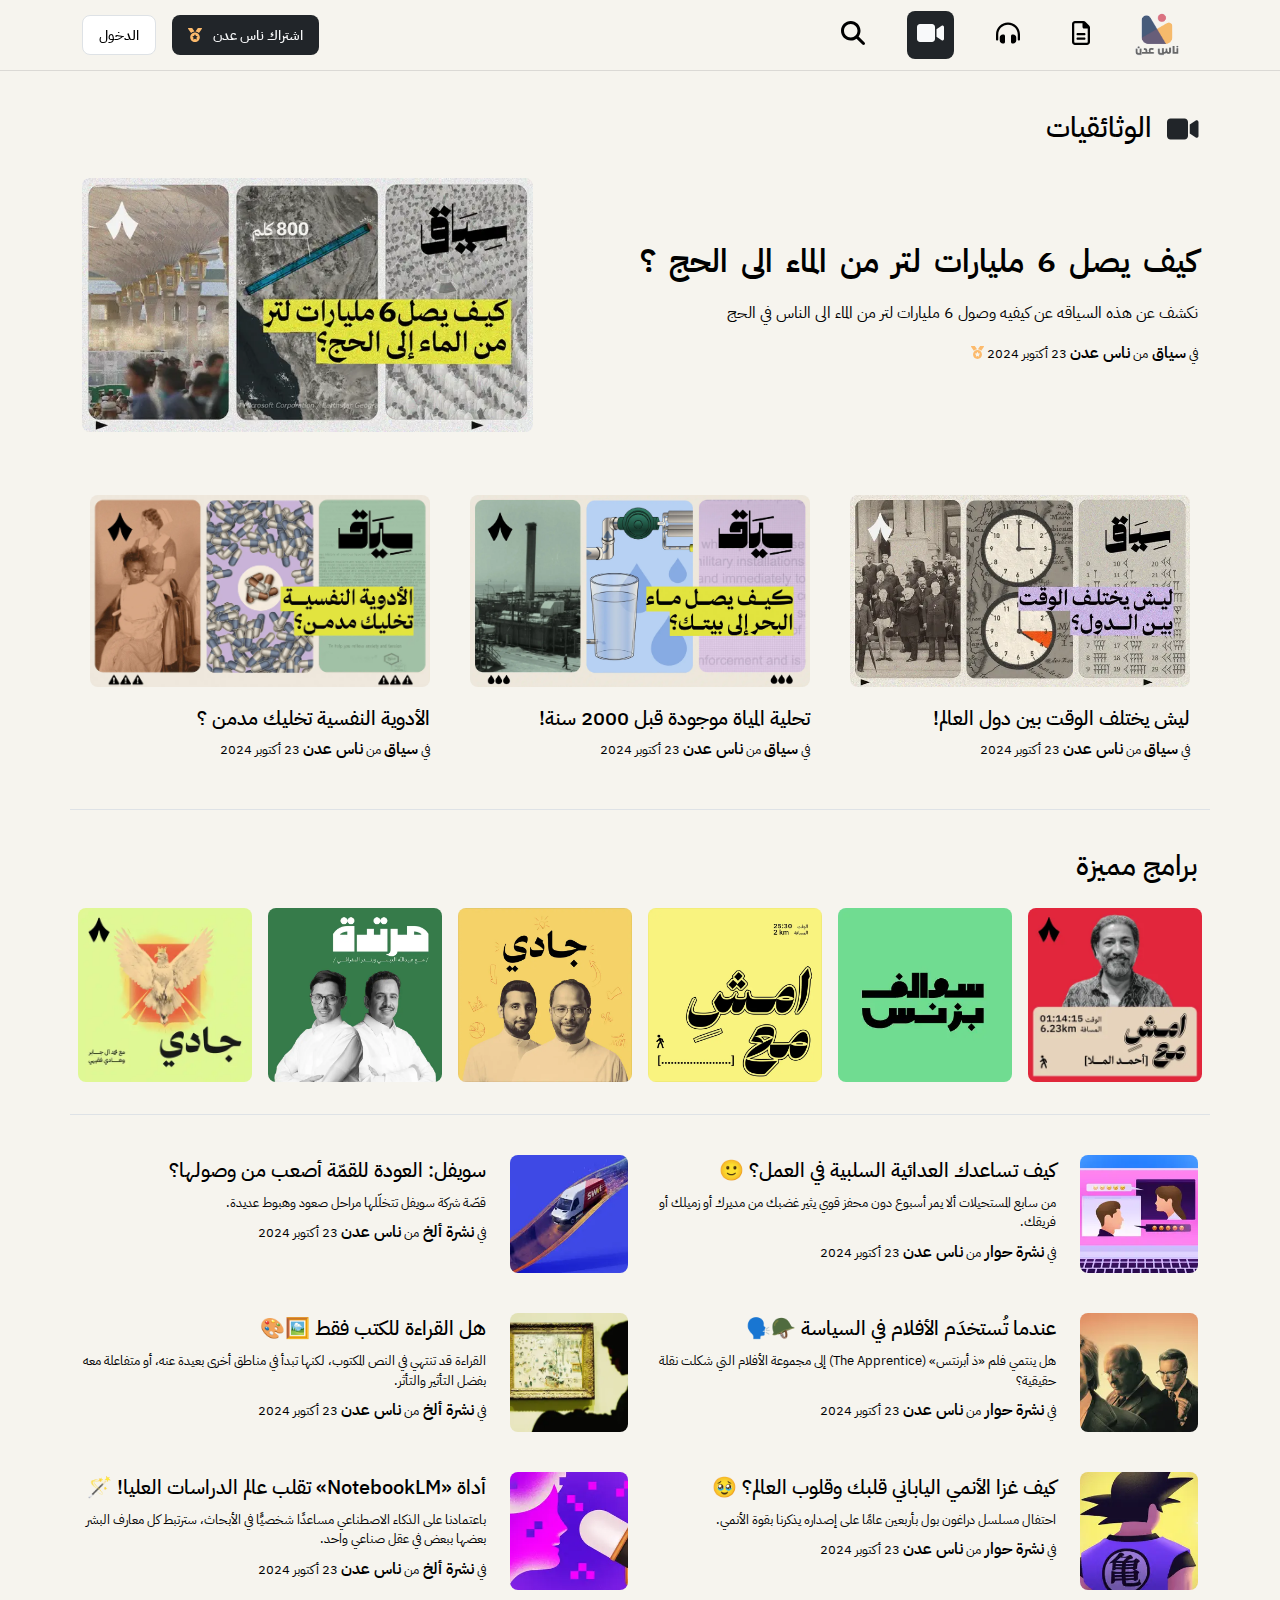
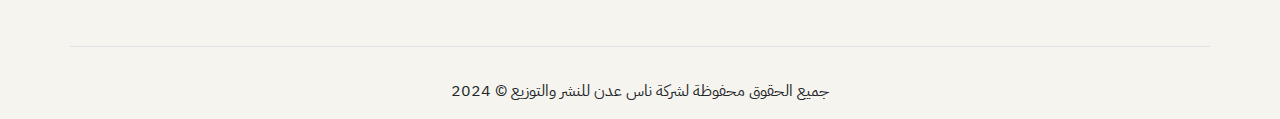
<file: documentaries.html>
<!DOCTYPE html>
<html lang="ar">

<head>
    <meta charset="UTF-8">
    <meta name="viewport" content="width=device-width, initial-scale=1.0">
    <title>الوثائقيات</title>
    <link rel="icon" type="image/x-icon" href="avatar.jpg">
    <link rel="stylesheet" href="css/bootstrap.min.css">
    <link rel="stylesheet" href="css/all.min.css">
    <link rel="stylesheet" href="css/animate.css">
    <link rel="stylesheet" href="css/aos.css">
    <link rel="stylesheet" href="css/hover.css">
    <link rel="stylesheet" href="css/style.css">
</head>

<body>
    <!-- healog -->
    <div id="myModal" class="modal" onclick="closeOutside(event)">
        <div class="modal-content">
            <button class="close-button" onclick="closeDialog()">
                <i class="fa-regular fa-circle-xmark"></i>
            </button>
            <div class="icon">
                <img class="w-100 h-100" src="avatar.jpg" alt="">
            </div>
            <h6 class="pt-2">أيش بريدك؟</h6>
            <span class="py-2">أدخل ايميلك لتتلقى الأشعارات من ناس عدن</span>
            <input type="text" id="userInput" placeholder="nasAden@gmail.com" />
            <button class="full-width-button bg-dark" onclick="confirmAction()">متابعة</button>
        </div>
    </div>

    <!-- start header  -->
    <header>
        <nav class="navbar navbar-expand-md navbar-light fixed-top">
            <div class="container">
                <a class="px-3" href="index.html">
                    <img src="avatar.jpg" alt="">
                </a>
                <button class="navbar-toggler" type="button" data-bs-toggle="collapse" data-bs-target="#navbarCollapse"
                    aria-controls="navbarCollapse" aria-expanded="false" aria-label="Toggle navigation">
                    <span class="navbar-toggler-icon"></span>
                </button>
                <div class="collapse navbar-collapse" id="navbarCollapse">
                    <ul class="navbar-nav mb-2 mb-md-0">
                        <li class="p-2 mx-2"><a href="articles.html" class="border-radius"><i
                                    class="fas fa-regular fa-file-lines"></i><span
                                    class="d-inline d-md-none me-3 me-md-0">المقالات</span></a></li>
                        <li class="p-2 mx-2"><a href="radioPage.html" class="border-radius"><i
                                    class="fa-solid fa-headphones-simple"></i><span
                                    class="d-inline d-md-none me-3 me-md-0">الاذاعة</span></a></li>
                        <li class="p-2 mx-2"><a href="documentaries.html" class="border-radius bg-dark text-light"><i
                                    class="fas fa-solid fa-video"></i><span
                                    class="d-inline d-md-none me-3 me-md-0">الوثائقيات</span></a></li>
                        <li class="p-2 mx-2 search"><a class="border-radius"><i
                            class="fa-solid fa-magnifying-glass"></i><span
                            class="d-inline d-md-none me-3 me-md-0">البحث</span></a></li>
                    </ul>
                    <form class="justify-content-end mb-2 mb-md-0" role="search">
                        <input class="form-control me-2 search-input" type="search" placeholder="ابحث هنا.." aria-label="Search">
                    </form>
                    <div class="d-flex header-btns border-top pt-3 pt-md-0 me-auto mb-3 mb-md-0">
                        <button class="me-md-2 me-lg-0 py-md-0 py-lg-auto bg-dark text-light border-radius" onclick="showDialog()"><span>اشتراك ناس عدن <i
                                    class="fas fa-medal me-2"></i></span></button>
                        <button class="bg-white border border-radius me-3 me-md-2 me-lg-3"
                            onclick="showDialog()"><span>الدخول</span></button>
                    </div>
                </div>
            </div>
        </nav>
    </header>
    <!-- end header  -->

    <!-- start landing  -->
    <div class="landing">
        <div class="container">
            <div class="main-heading pb-4 d-flex justify-content-start align-items-center">
                <i class="fas fa-video fs-3 ms-3"></i>
                <h3>الوثائقيات</h3>
            </div>
            <div
                class="row content border-radius py-2 d-flex flex-row-reverse justify-content-center align-items-center">
                <div class="col-md-5">
                    <div class="img-side">
                        <a href="">
                            <img class="img-fluid border-radius" src="imgs/docImg.webp" alt="">
                        </a>
                    </div>
                </div>
                <div class="col-md-7">
                    <div class="title-side mt-4 mt-md-0">
                        <a href="">
                            <h3 class="heading">كيف يصل 6 مليارات لتر من الماء الى الحج ؟</h3>
                            <div class="my-3" style="font-family: 'SansArabicLight';">نكشف عن هذه السياقه عن كيفيه وصول
                                6 مليارات لتر من الماء الى الناس في الحج</div>
                            <div class="details">
                                <p class="my-2" style="font-family: 'SansArabicLight';">في <span
                                        style="font-family: 'SansArabicSemiBold';">سياق </span> من <span
                                        style="font-family: 'SansArabicSemiBold';">ناس عدن</span> 23 أكتوبر 2024 <i
                                        class="fas fa-solid fa-medal"></i></p>
                            </div>
                        </a>
                    </div>
                </div>
            </div>
        </div>
    </div>
    <!-- start landing  -->

    <!-- start videos -->
    <div class="videos py-3">
        <div class="container border-bottom pb-4">
            <div class="row">
                <div class="col-12 col-sm-4">
                    <div class="main-content p-2 border-radius">
                        <a href="">
                            <div class="img-content">
                                <img class="img-fluid border-radius" src="imgs/video4.webp" alt="">
                            </div>
                        </a>
                        <a href="">
                            <div class="description py-3">
                                <h3 class="heading-2 pb-1">ليش يختلف الوقت بين دول العالم!</h3>
                                <p style="font-family: 'SansArabicLight'; font-size: 13px;">في <span
                                        style="font-family: 'SansArabicSemiBold';">سياق</span> من <span
                                        style="font-family: 'SansArabicSemiBold';">ناس عدن</span> 23 أكتوبر 2024
                                </p>
                            </div>
                        </a>
                    </div>
                </div>
                <div class="col-12 col-sm-4">
                    <div class="main-content p-2 border-radius">
                        <a href="">
                            <div class="img-content">
                                <img class="img-fluid border-radius" src="imgs/video1.webp" alt="">
                            </div>
                        </a>
                        <a href="">
                            <div class="description py-3">
                                <h3 class="heading-2 pb-1">تحلية المياة موجودة قبل 2000 سنة!</h3>
                                <p style="font-family: 'SansArabicLight'; font-size: 13px;">في <span
                                        style="font-family: 'SansArabicSemiBold';">سياق</span> من <span
                                        style="font-family: 'SansArabicSemiBold';">ناس عدن</span> 23 أكتوبر 2024
                                </p>
                            </div>
                        </a>
                    </div>
                </div>
                <div class="col-12 col-sm-4">
                    <div class="main-content p-2 border-radius">
                        <a href="">
                            <div class="img-content">
                                <img class="img-fluid border-radius" src="imgs/doc.webp" alt="">
                            </div>
                        </a>
                        <a href="">
                            <div class="description py-3">
                                <h3 class="heading-2 pb-1">الأدوية النفسية تخليك مدمن ؟</h3>
                                <p style="font-family: 'SansArabicLight'; font-size: 13px;">في <span
                                        style="font-family: 'SansArabicSemiBold';">سياق</span> من <span
                                        style="font-family: 'SansArabicSemiBold';">ناس عدن</span> 23 أكتوبر 2024
                                </p>
                            </div>
                        </a>
                    </div>
                </div>
            </div>
        </div>
    </div>
    <!-- end videos -->

    <!-- start main posts -->
    <div class="mail-posts">
        <div class="container border-bottom pb-4">
            <div class="section-heading py-3 mt-2">
                <h3>برامج مميزة</h3>
            </div>
            <div class="row">
                <div class="col-6 col-md-2 mb-3 mb-md-0 border-radius">
                    <a href="">
                        <img class="img-fluid border-radius" src="imgs/episode-1.webp" alt="">
                    </a>
                </div>
                <div class="col-6 col-md-2 mb-3 mb-md-0 border-radius">
                    <a href="">
                        <img class="img-fluid border-radius" src="imgs/episode-7.webp" alt="">
                    </a>
                </div>
                <div class="col-6 col-md-2 mb-3 mb-md-0 border-radius">
                    <a href="">
                        <img class="img-fluid border-radius" src="imgs/episode-3.webp" alt="">
                    </a>
                </div>
                <div class="col-6 col-md-2 mb-3 mb-md-0 border-radius">
                    <a href="">
                        <img class="img-fluid border-radius" src="imgs/episode-4.webp" alt="">
                    </a>
                </div>
                <div class="col-6 col-md-2 mb-3 mb-sm-0 border-radius">
                    <a href="">
                        <img class="img-fluid border-radius" src="imgs/episode-5.webp" alt="">
                    </a>
                </div>
                <div class="col-6 col-md-2 text-center border-radius">
                    <a href="">
                        <img class="img-fluid border-radius" src="imgs/episode-2.webp" alt="">
                    </a>
                </div>
            </div>
        </div>
    </div>
    <!-- end main posts -->

    <!-- start article -->
    <div class="new-article py-3 mt-3">
        <div class="container border-bottom pb-5">
            <div class="row d-flex justify-content-between align-items-center">
                <div class="col-lg-6 mb-4">
                    <div class="row d-flex align-items-center align-items-md-start section-one border-radius py-2">
                        <div class="col-6 col-sm-3">
                            <div class="img-side">
                                <a href="">
                                    <img class="img-fluid border-radius aspect-square" src="imgs/article-3.webp" alt="">
                                </a>
                            </div>
                        </div>
                        <div class="col-12 col-sm-9">
                            <div class="title-side mt-4 mt-md-0">
                                <a href="">
                                    <h3 class="heading-2">كيف تساعدك العدائية السلبية في العمل؟ 🙂</h3>
                                    <div class="my-2 subheading-2" style="font-family: 'SansArabicLight';">من سابع
                                        المستحيلات ألا يمر أسبوع دون محفز قوي يثير غضبك من مديرك أو زميلك أو فريقك.
                                    </div>
                                    <div class="details">
                                        <p class="my-2" style="font-family: 'SansArabicLight';">في <span
                                                style="font-family: 'SansArabicSemiBold';">نشرة حوار </span> من
                                            <span style="font-family: 'SansArabicSemiBold';">ناس عدن</span> 23
                                            أكتوبر
                                            2024
                                        </p>
                                    </div>
                                </a>
                            </div>
                        </div>
                    </div>
                </div>
                <div class="col-lg-6 mb-4">
                    <div class="row section-one border-radius py-2">
                        <div class="col-6 col-sm-3">
                            <div class="img-side">
                                <a href="">
                                    <img class="img-fluid border-radius aspect-square" src="imgs/article-4.webp" alt="">
                                </a>
                            </div>
                        </div>
                        <div class="col-12 col-sm-9">
                            <div class="title-side mt-4 mt-md-0">
                                <a href="">
                                    <h3 class="heading-2">سويفل: العودة للقمّة أصعب من وصولها؟</h3>
                                    <div class="my-2 subheading-2" style="font-family: 'SansArabicLight';">قصّة شركة
                                        سويفل تتخلّلها مراحل صعود وهبوط عديدة.</div>
                                    <div class="details">
                                        <p class="my-2" style="font-family: 'SansArabicLight';">في <span
                                                style="font-family: 'SansArabicSemiBold';">نشرة ألخ </span> من <span
                                                style="font-family: 'SansArabicSemiBold';">ناس عدن</span> 23 أكتوبر
                                            2024
                                        </p>
                                    </div>
                                </a>
                            </div>
                        </div>
                    </div>
                </div>
                <div class="col-lg-6 mb-4">
                    <div class="row d-flex align-items-center align-items-md-start section-one border-radius py-2">
                        <div class="col-6 col-sm-3">
                            <div class="img-side">
                                <a href="">
                                    <img class="img-fluid border-radius aspect-square" src="imgs/article-5.webp" alt="">
                                </a>
                            </div>
                        </div>
                        <div class="col-12 col-sm-9">
                            <div class="title-side mt-4 mt-md-0">
                                <a href="">
                                    <h3 class="heading-2">عندما تُستخدَم الأفلام في السياسة 🪖🗣️</h3>
                                    <div class="my-2 subheading-2" style="font-family: 'SansArabicLight';">هل ينتمي
                                        فلم «ذ أبرنتس» (The Apprentice) إلى مجموعة الأفلام التي شكلت نقلة حقيقية؟
                                    </div>
                                    <div class="details">
                                        <p class="my-2" style="font-family: 'SansArabicLight';">في <span
                                                style="font-family: 'SansArabicSemiBold';">نشرة حوار </span> من
                                            <span style="font-family: 'SansArabicSemiBold';">ناس عدن</span> 23
                                            أكتوبر
                                            2024
                                        </p>
                                    </div>
                                </a>
                            </div>
                        </div>
                    </div>
                </div>
                <div class="col-lg-6 mb-4">
                    <div class="row section-one border-radius py-2">
                        <div class="col-6 col-sm-3">
                            <div class="img-side">
                                <a href="">
                                    <img class="img-fluid border-radius aspect-square" src="imgs/article-6.webp" alt="">
                                </a>
                            </div>
                        </div>
                        <div class="col-12 col-sm-9">
                            <div class="title-side mt-4 mt-md-0">
                                <a href="">
                                    <h3 class="heading-2">هل القراءة للكتب فقط 🖼️🎨</h3>
                                    <div class="my-2 subheading-2" style="font-family: 'SansArabicLight';">القراءة
                                        قد تنتهي في النص المكتوب، لكنها تبدأ في مناطق أخرى بعيدة عنه، أو متفاعلة معه
                                        بفضل التأثير والتأثر.</div>
                                    <div class="details">
                                        <p class="my-2" style="font-family: 'SansArabicLight';">في <span
                                                style="font-family: 'SansArabicSemiBold';">نشرة ألخ </span> من <span
                                                style="font-family: 'SansArabicSemiBold';">ناس عدن</span> 23 أكتوبر
                                            2024
                                        </p>
                                    </div>
                                </a>
                            </div>
                        </div>
                    </div>
                </div>
                <div class="col-lg-6 mb-4 mb-lg-0">
                    <div class="row d-flex align-items-center align-items-md-start section-one border-radius py-2">
                        <div class="col-6 col-sm-3">
                            <div class="img-side">
                                <a href="">
                                    <img class="img-fluid border-radius aspect-square" src="imgs/article-7.webp" alt="">
                                </a>
                            </div>
                        </div>
                        <div class="col-12 col-sm-9">
                            <div class="title-side mt-4 mt-md-0">
                                <a href="">
                                    <h3 class="heading-2">كيف غزا الأنمي الياباني قلبك وقلوب العالم؟ 🥹</h3>
                                    <div class="my-2 subheading-2" style="font-family: 'SansArabicLight';">احتفال
                                        مسلسل دراغون بول بأربعين عامًا على إصداره يذكرنا بقوة الأنمي. </div>
                                    <div class="details">
                                        <p class="my-2" style="font-family: 'SansArabicLight';">في <span
                                                style="font-family: 'SansArabicSemiBold';">نشرة حوار </span> من
                                            <span style="font-family: 'SansArabicSemiBold';">ناس عدن</span> 23
                                            أكتوبر
                                            2024
                                        </p>
                                    </div>
                                </a>
                            </div>
                        </div>
                    </div>
                </div>
                <div class="col-lg-6">
                    <div class="row section-one border-radius py-2">
                        <div class="col-6 col-sm-3">
                            <div class="img-side">
                                <a href="">
                                    <img class="img-fluid border-radius aspect-square" src="imgs/article-8.webp" alt="">
                                </a>
                            </div>
                        </div>
                        <div class="col-12 col-sm-9">
                            <div class="title-side mt-4 mt-md-0">
                                <a href="">
                                    <h3 class="heading-2">أداة «NotebookLM» تقلب عالم الدراسات العليا! 🪄</h3>
                                    <div class="my-2 subheading-2" style="font-family: 'SansArabicLight';">باعتمادنا
                                        على الذكاء الاصطناعي مساعدًا شخصيًّا في الأبحاث، سترتبط كل معارف البشر بعضها
                                        ببعض في عقل صناعي واحد.</div>
                                    <div class="details">
                                        <p class="my-2" style="font-family: 'SansArabicLight';">في <span
                                                style="font-family: 'SansArabicSemiBold';">نشرة ألخ </span> من <span
                                                style="font-family: 'SansArabicSemiBold';">ناس عدن</span> 23 أكتوبر
                                            2024
                                        </p>
                                    </div>
                                </a>
                            </div>
                        </div>
                    </div>
                </div>
            </div>
        </div>
    </div>
    <!-- end article -->

    <!-- start footer  -->
    <div class="footer">
        <div class="container">
            <div class="py-3 text-center">
                <span>جميع الحقوق محفوظة لشركة ناس عدن للنشر والتوزيع &copy; 2024
                </span>
            </div>
        </div>
    </div>
    <!-- end footer  -->
    <script src="js/jquery.min.js"></script>
    <script src="js/bootstrap.bundle.min.js"></script>
    <script src="js/all.min.js"></script>
    <script src="js/aos.js"></script>
    <script src="js/main.js"></script>
</body>

</html>
</file>
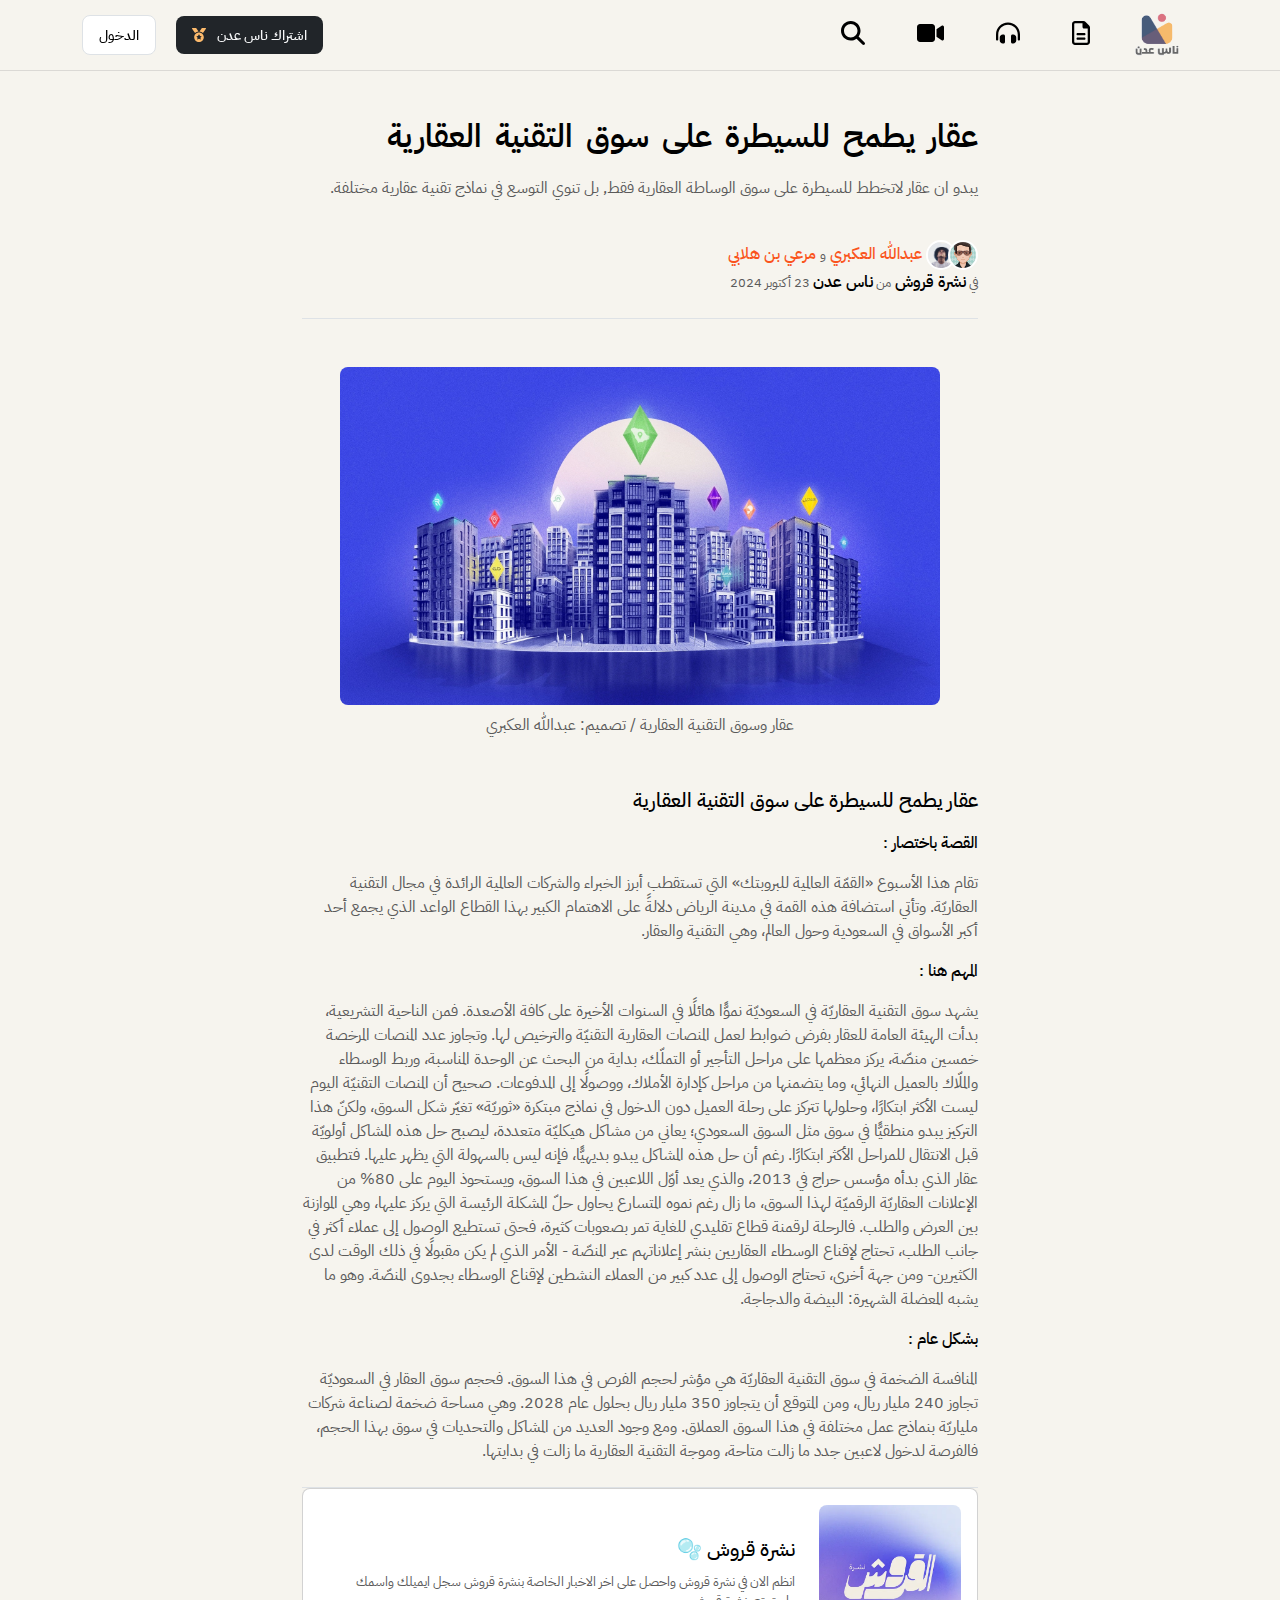
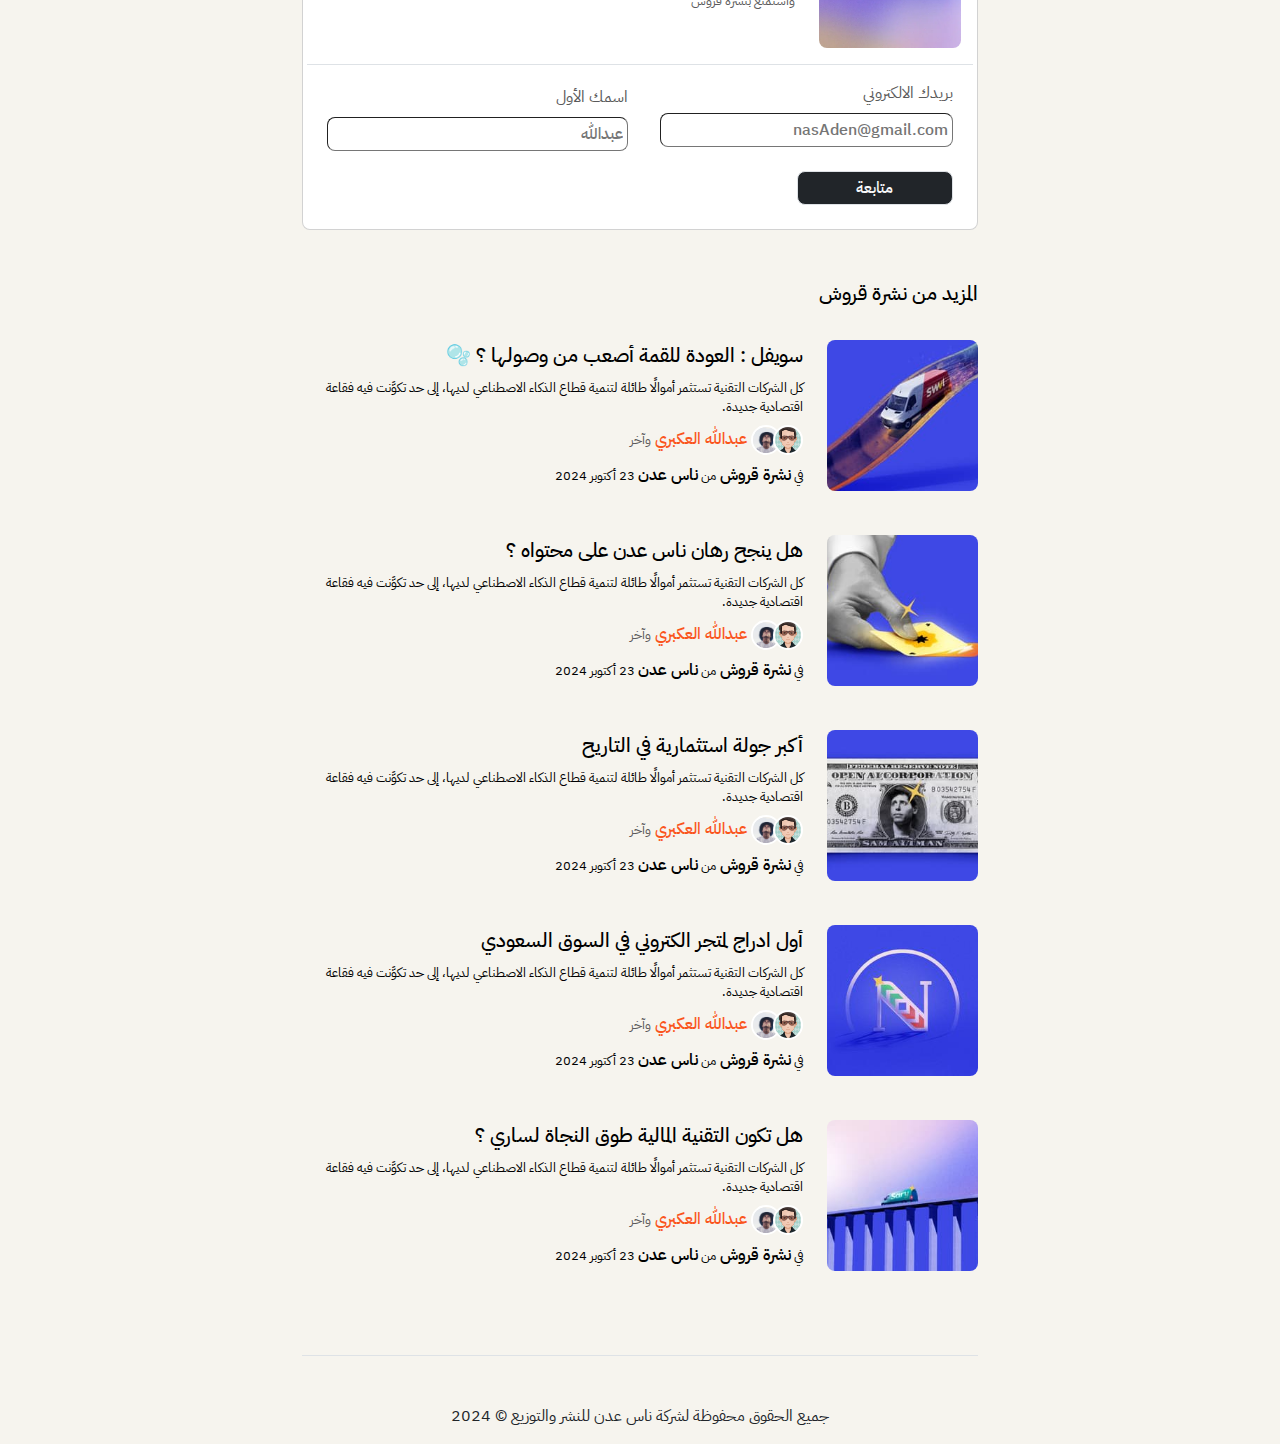
<file: newsDetails.html>
<!DOCTYPE html>
<html lang="ar">

<head>
    <meta charset="UTF-8">
    <meta name="viewport" content="width=device-width, initial-scale=1.0">
    <title>تفاصيل الخبر</title>
    <link rel="icon" type="image/x-icon" href="avatar.jpg">
    <link rel="stylesheet" href="css/bootstrap.min.css">
    <link rel="stylesheet" href="css/all.min.css">
    <link rel="stylesheet" href="css/animate.css">
    <link rel="stylesheet" href="css/aos.css">
    <link rel="stylesheet" href="css/hover.css">
    <link rel="stylesheet" href="css/style.css">
    <link rel="stylesheet" href="css/newsDetails.css">
</head>

<body>
    <!-- healog -->
    <div id="myModal" class="modal" onclick="closeOutside(event)">
        <div class="modal-content">
            <button class="close-button" onclick="closeDialog()">
                <i class="fa-regular fa-circle-xmark"></i>
            </button>
            <div class="icon">
                <img class="w-100 h-100" src="avatar.jpg" alt="">
            </div>
            <h6 class="pt-2">أيش بريدك؟</h6>
            <span class="py-2">أدخل ايميلك لتتلقى الأشعارات من ناس عدن</span>
            <input type="text" id="userInput" placeholder="nasAden@gmail.com" />
            <button class="full-width-button bg-dark" onclick="confirmAction()">متابعة</button>
        </div>
    </div>

    <!-- start header  -->
    <header>
        <nav class="navbar navbar-expand-md navbar-light fixed-top">
            <div class="container">
                <a class="px-3" href="index.html">
                    <img src="avatar.jpg" alt="">
                </a>
                <button class="navbar-toggler" type="button" data-bs-toggle="collapse" data-bs-target="#navbarCollapse"
                    aria-controls="navbarCollapse" aria-expanded="false" aria-label="Toggle navigation">
                    <span class="navbar-toggler-icon"></span>
                </button>
                <div class="collapse navbar-collapse" id="navbarCollapse">
                    <ul class="navbar-nav mb-2 mb-md-0">
                        <li class="p-2 mx-2"><a href="articles.html" class="border-radius"><i
                                    class="fas fa-regular fa-file-lines"></i><span
                                    class="d-inline d-md-none me-3 me-md-0">المقالات</span></a></li>
                        <li class="p-2 mx-2"><a href="radioPage.html" class="border-radius"><i
                                    class="fa-solid fa-headphones-simple"></i><span
                                    class="d-inline d-md-none me-3 me-md-0">الاذاعة</span></a></li>
                        <li class="p-2 mx-2"><a href="documentaries.html" class="border-radius"><i
                                    class="fas fa-solid fa-video"></i><span
                                    class="d-inline d-md-none me-3 me-md-0">الوثائقيات</span></a></li>
                        <li class="p-2 mx-2"><a href="" class="border-radius"><i
                                    class="fa-solid fa-magnifying-glass"></i><span
                                    class="d-inline d-md-none me-3 me-md-0">البحث</span></a></li>
                    </ul>
                    <!-- <form class="d-flex me-auto" role="search">
                                <input class="form-control me-2" type="search" placeholder="Search" aria-label="Search">
                                <button class="btn btn-outline-success" type="submit">Search</button>
                            </form> -->
                    <div class="header-btns border-top pt-3 pt-md-0 me-auto mb-3 mb-md-0">
                        <button class="bg-dark text-light border-radius"><span>اشتراك ناس عدن <i
                                    class="fas fa-medal me-2"></i></span></button>
                        <button class="bg-white border border-radius me-3" onclick="showDialog()"><span>الدخول</span></button>
                    </div>
                </div>
            </div>
        </nav>
    </header>
    <!-- end header  -->

    <main class="text-end">
        <div class="container">
            <div class="landing-section border-bottom pb-4">
                <div class="main-heading">
                    <h3 class="heading">عقار يطمح للسيطرة على سوق التقنية العقارية</h3>
                    <p class="subtitle py-3">يبدو ان عقار لاتخطط للسيطرة على سوق الوساطة العقارية فقط, بل تنوي التوسع في
                        نماذج تقنية عقارية مختلفة.</p>
                </div>
                <div class="author pt-4">
                    <span>
                        <a href="">
                            <img class="rounded-full first-img" src="imgs/avatar/avatar-06.png" alt="">
                        </a>
                        <a href="">
                            <img class="rounded-full last-img" src="imgs/avatar/avatar2.jpg" alt="">
                        </a>
                        <span>
                            <a href="" class="name">عبدالله العكبري <span class="subtitle">و</span> مرعي بن هلابي</a>

                        </span>
                    </span>
                    <div class="details">
                        <p class="subtitle">في <span>نشرة قروش </span> من
                            <span>ناس عدن</span> 23
                            أكتوبر
                            2024
                        </p>
                    </div>
                </div>
            </div>
            <div class="image mt-5">
                <div class="img-section mx-auto">
                    <img class="border-radius" src="imgs/post.jpg" alt="">
                </div>
                <div class="img-title">
                    <p class="subtitle text-center pt-2">عقار وسوق التقنية العقارية / تصميم: عبدالله العكبري</p>
                </div>
            </div>
            <div class="description border-bottom pb-4 py-5">
                <h3 class="heading-2">عقار يطمح للسيطرة على سوق التقنية العقارية</h3>
                <p class="my-3">القصة باختصار :</p>
                <p class="subtitle">
                    تقام هذا الأسبوع «القمّة العالمية للبروبتك» التي تستقطب أبرز الخبراء والشركات العالمية الرائدة في
                    مجال التقنية العقاريّة. وتأتي استضافة هذه القمة في مدينة الرياض دلالةً على الاهتمام الكبير بهذا
                    القطاع الواعد الذي يجمع أحد أكبر الأسواق في السعودية وحول العالم، وهي التقنية والعقار.
                </p>
                <p class="my-3">المهم هنا :</p>
                <p class="subtitle">
                    يشهد سوق التقنية العقاريّة في السعوديّة نموًّا هائلًا في السنوات الأخيرة على كافة الأصعدة. فمن
                    الناحية التشريعية، بدأت الهيئة العامة للعقار بفرض ضوابط لعمل المنصات العقارية التقنيّة والترخيص لها.
                    وتجاوز عدد المنصات المرخصة خمسين منصّة، يركز معظمها على مراحل التأجير أو التملّك، بداية من البحث عن
                    الوحدة المناسبة، وربط الوسطاء والملّاك بالعميل النهائي، وما يتضمنها من مراحل كإدارة الأملاك، ووصولًا
                    إلى المدفوعات.

                    صحيح أن المنصات التقنيّة اليوم ليست الأكثر ابتكارًا، وحلولها تتركز على رحلة العميل دون الدخول في
                    نماذج مبتكرة «ثوريّة» تغيّر شكل السوق، ولكنّ هذا التركيز يبدو منطقيًّا في سوق مثل السوق السعودي؛
                    يعاني من مشاكل هيكليّة متعددة، ليصبح حل هذه المشاكل أولويّة قبل الانتقال للمراحل الأكثر ابتكارًا.

                    رغم أن حل هذه المشاكل يبدو بديهيًّا، فإنه ليس بالسهولة التي يظهر عليها. فتطبيق عقار الذي بدأه مؤسس
                    حراج في 2013، والذي يعد أوّل اللاعبين في هذا السوق، ويستحوذ اليوم على 80% من الإعلانات العقاريّة
                    الرقميّة لهذا السوق، ما زال رغم نموه المتسارع يحاول حلّ المشكلة الرئيسة التي يركز عليها، وهي
                    الموازنة بين العرض والطلب. فالرحلة لرقمنة قطاع تقليدي للغاية تمر بصعوبات كثيرة، فحتى تستطيع الوصول
                    إلى عملاء أكثر في جانب الطلب، تحتاج لإقناع الوسطاء العقاريين بنشر إعلاناتهم عبر المنصّة - الأمر الذي
                    لم يكن مقبولًا في ذلك الوقت لدى الكثيرين- ومن جهة أخرى، تحتاج الوصول إلى عدد كبير من العملاء النشطين
                    لإقناع الوسطاء بجدوى المنصّة. وهو ما يشبه المعضلة الشهيرة: البيضة والدجاجة.
                </p>
                <p class="my-3">بشكل عام :</p>
                <p class="subtitle">
                    المنافسة الضخمة في سوق التقنية العقاريّة هي مؤشر لحجم الفرص في هذا السوق. فحجم سوق العقار في
                    السعوديّة تجاوز 240 مليار ريال، ومن المتوقع أن يتجاوز 350 مليار ريال بحلول عام 2028. وهي مساحة ضخمة
                    لصناعة شركات ملياريّة بنماذج عمل مختلفة في هذا السوق العملاق. ومع وجود العديد من المشاكل والتحديات
                    في سوق بهذا الحجم، فالفرصة لدخول لاعبين جدد ما زالت متاحة، وموجة التقنية العقارية ما زالت في
                    بدايتها.
                </p>
            </div>
            <div class="subscribe-card">
                <div class="card p-3 border-radius">
                    <div class="row d-flex justify-content-between align-items-center border-bottom pb-3">
                        <div class="col-6 col-sm-3">
                            <div class="img-side">
                                <a href="">
                                    <img class="img-fluid border-radius aspect-square" src="imgs/mail-post5.webp"
                                        alt="">
                                </a>
                            </div>
                        </div>
                        <div class="col-12 col-sm-9">
                            <div class="title-side mt-4 mt-md-0">
                                <a href="">
                                    <h3 class="heading-2">نشرة قروش 🫧</h3>
                                    <div class="my-2 subheading-2 subtitle">انظم الان في نشرة قروش واحصل على اخر الاخبار
                                        الخاصة بنشرة قروش سجل ايميلك واسمك واستمتع بنشرة قروش</div>
                                </a>
                            </div>
                        </div>
                    </div>
                    <form action="">
                        <div class="p-2 mt-2 row d-flex justify-content-between align-items-center">
                            <div class="col-12 col-md-6">
                                <div class="ms-md-2 mb-2">
                                    <label class="subtitle pb-2" for="email">بريدك الالكتروني</label>
                                    <input class="border-radius p-1 border-1 w-100" type="email" id="email"
                                        placeholder="nasAden@gmail.com">
                                </div>
                            </div>
                            <div class="col-12 col-md-6">
                                <div>
                                    <label class="subtitle pb-2" for="email">اسمك الأول</label>
                                    <input class="border-radius p-1 border-1 w-100" type="text" id="email"
                                        placeholder="عبدالله">
                                </div>
                            </div>
                        </div>
                        <div class="p-2">
                            <button class="bg-dark text-light border border-radius px-2 py-1 w-25">متابعة</button>
                        </div>
                    </form>
                </div>
            </div>
            <div class="more border-bottom py-5">
                <h3 class="heading-2 pb-4">المزيد من نشرة قروش</h3>
                <div class="row d-flex justify-content-between align-items-center">
                    <div class="col-12 mb-4">
                        <div class="row d-flex align-items-center align-items-md-start section-one border-radius py-2">
                            <div class="col-6 col-sm-3">
                                <div class="img-side">
                                    <a href="">
                                        <img class="img-fluid border-radius aspect-square" src="imgs/purple4.jpg"
                                            alt="">
                                    </a>
                                </div>
                            </div>
                            <div class="col-12 col-sm-9">
                                <div class="title-side mt-4 mt-md-0">
                                    <a href="">
                                        <h3 class="heading-2">سويفل : العودة للقمة أصعب من وصولها ؟ 🫧</h3>
                                        <div class="my-2 subheading-2" style="font-family: 'SansArabicLight';">كل
                                            الشركات التقنية تستثمر أموالًا طائلة لتنمية قطاع الذكاء الاصطناعي لديها، إلى
                                            حد تكوَّنت فيه فقاعة اقتصادية جديدة.</div>
                                        <div class="author">
                                            <span>
                                                <a href="">
                                                    <img class="rounded-full first-img" src="imgs/avatar/avatar-06.png"
                                                        alt="">
                                                </a>
                                                <a href="">
                                                    <img class="rounded-full last-img" src="imgs/avatar/avatar2.jpg"
                                                        alt="">
                                                </a>
                                                <span>
                                                    <a href="" class="name">عبدالله العكبري</a>
                                                    <span class="subtitle"
                                                        style="font-family: 'SansArabicLight';">وآخر</span>
                                                </span>
                                            </span>
                                        </div>
                                        <div class="details">
                                            <p class="my-2" style="font-family: 'SansArabicLight';">في <span
                                                    style="font-family: 'SansArabicSemiBold';">نشرة قروش </span> من
                                                <span style="font-family: 'SansArabicSemiBold';">ناس عدن</span> 23
                                                أكتوبر
                                                2024
                                            </p>
                                        </div>
                                    </a>
                                </div>
                            </div>
                        </div>
                    </div>
                    <div class="col-12 mb-4">
                        <div class="row d-flex align-items-center align-items-md-start section-one border-radius py-2">
                            <div class="col-6 col-sm-3">
                                <div class="img-side">
                                    <a href="">
                                        <img class="img-fluid border-radius aspect-square" src="imgs/purple3.jpg"
                                            alt="">
                                    </a>
                                </div>
                            </div>
                            <div class="col-12 col-sm-9">
                                <div class="title-side mt-4 mt-md-0">
                                    <a href="">
                                        <h3 class="heading-2">هل ينجح رهان ناس عدن على محتواه ؟</h3>
                                        <div class="my-2 subheading-2" style="font-family: 'SansArabicLight';">كل
                                            الشركات التقنية تستثمر أموالًا طائلة لتنمية قطاع الذكاء الاصطناعي لديها، إلى
                                            حد تكوَّنت فيه فقاعة اقتصادية جديدة.</div>
                                        <div class="author">
                                            <span>
                                                <a href="">
                                                    <img class="rounded-full first-img" src="imgs/avatar/avatar-06.png"
                                                        alt="">
                                                </a>
                                                <a href="">
                                                    <img class="rounded-full last-img" src="imgs/avatar/avatar2.jpg"
                                                        alt="">
                                                </a>
                                                <span>
                                                    <a href="" class="name">عبدالله العكبري</a>
                                                    <span class="subtitle"
                                                        style="font-family: 'SansArabicLight';">وآخر</span>
                                                </span>
                                            </span>
                                        </div>
                                        <div class="details">
                                            <p class="my-2" style="font-family: 'SansArabicLight';">في <span
                                                    style="font-family: 'SansArabicSemiBold';">نشرة قروش </span> من
                                                <span style="font-family: 'SansArabicSemiBold';">ناس عدن</span> 23
                                                أكتوبر
                                                2024
                                            </p>
                                        </div>
                                    </a>
                                </div>
                            </div>
                        </div>
                    </div>
                    <div class="col-12 mb-4">
                        <div class="row d-flex align-items-center align-items-md-start section-one border-radius py-2">
                            <div class="col-6 col-sm-3">
                                <div class="img-side">
                                    <a href="">
                                        <img class="img-fluid border-radius aspect-square" src="imgs/purple8.jpg"
                                            alt="">
                                    </a>
                                </div>
                            </div>
                            <div class="col-12 col-sm-9">
                                <div class="title-side mt-4 mt-md-0">
                                    <a href="">
                                        <h3 class="heading-2">أكبر جولة استثمارية في التاريح</h3>
                                        <div class="my-2 subheading-2" style="font-family: 'SansArabicLight';">كل
                                            الشركات التقنية تستثمر أموالًا طائلة لتنمية قطاع الذكاء الاصطناعي لديها، إلى
                                            حد تكوَّنت فيه فقاعة اقتصادية جديدة.</div>
                                        <div class="author">
                                            <span>
                                                <a href="">
                                                    <img class="rounded-full first-img" src="imgs/avatar/avatar-06.png"
                                                        alt="">
                                                </a>
                                                <a href="">
                                                    <img class="rounded-full last-img" src="imgs/avatar/avatar2.jpg"
                                                        alt="">
                                                </a>
                                                <span>
                                                    <a href="" class="name">عبدالله العكبري</a>
                                                    <span class="subtitle"
                                                        style="font-family: 'SansArabicLight';">وآخر</span>
                                                </span>
                                            </span>
                                        </div>
                                        <div class="details">
                                            <p class="my-2" style="font-family: 'SansArabicLight';">في <span
                                                    style="font-family: 'SansArabicSemiBold';">نشرة قروش </span> من
                                                <span style="font-family: 'SansArabicSemiBold';">ناس عدن</span> 23
                                                أكتوبر
                                                2024
                                            </p>
                                        </div>
                                    </a>
                                </div>
                            </div>
                        </div>
                    </div>
                    <div class="col-12 mb-4">
                        <div class="row d-flex align-items-center align-items-md-start section-one border-radius py-2">
                            <div class="col-6 col-sm-3">
                                <div class="img-side">
                                    <a href="">
                                        <img class="img-fluid border-radius aspect-square" src="imgs/purple7.jpg"
                                            alt="">
                                    </a>
                                </div>
                            </div>
                            <div class="col-12 col-sm-9">
                                <div class="title-side mt-4 mt-md-0">
                                    <a href="">
                                        <h3 class="heading-2">أول ادراج لمتجر الكتروني في السوق السعودي</h3>
                                        <div class="my-2 subheading-2" style="font-family: 'SansArabicLight';">كل
                                            الشركات التقنية تستثمر أموالًا طائلة لتنمية قطاع الذكاء الاصطناعي لديها، إلى
                                            حد تكوَّنت فيه فقاعة اقتصادية جديدة.</div>
                                        <div class="author">
                                            <span>
                                                <a href="">
                                                    <img class="rounded-full first-img" src="imgs/avatar/avatar-06.png"
                                                        alt="">
                                                </a>
                                                <a href="">
                                                    <img class="rounded-full last-img" src="imgs/avatar/avatar2.jpg"
                                                        alt="">
                                                </a>
                                                <span>
                                                    <a href="" class="name">عبدالله العكبري</a>
                                                    <span class="subtitle"
                                                        style="font-family: 'SansArabicLight';">وآخر</span>
                                                </span>
                                            </span>
                                        </div>
                                        <div class="details">
                                            <p class="my-2" style="font-family: 'SansArabicLight';">في <span
                                                    style="font-family: 'SansArabicSemiBold';">نشرة قروش </span> من
                                                <span style="font-family: 'SansArabicSemiBold';">ناس عدن</span> 23
                                                أكتوبر
                                                2024
                                            </p>
                                        </div>
                                    </a>
                                </div>
                            </div>
                        </div>
                    </div>
                    <div class="col-12 mb-4">
                        <div class="row d-flex align-items-center align-items-md-start section-one border-radius py-2">
                            <div class="col-6 col-sm-3">
                                <div class="img-side">
                                    <a href="">
                                        <img class="img-fluid border-radius aspect-square" src="imgs/purple1.jpg"
                                            alt="">
                                    </a>
                                </div>
                            </div>
                            <div class="col-12 col-sm-9">
                                <div class="title-side mt-4 mt-md-0">
                                    <a href="">
                                        <h3 class="heading-2">هل تكون التقنية المالية طوق النجاة لساري ؟</h3>
                                        <div class="my-2 subheading-2" style="font-family: 'SansArabicLight';">كل
                                            الشركات التقنية تستثمر أموالًا طائلة لتنمية قطاع الذكاء الاصطناعي لديها، إلى
                                            حد تكوَّنت فيه فقاعة اقتصادية جديدة.</div>
                                        <div class="author">
                                            <span>
                                                <a href="">
                                                    <img class="rounded-full first-img" src="imgs/avatar/avatar-06.png"
                                                        alt="">
                                                </a>
                                                <a href="">
                                                    <img class="rounded-full last-img" src="imgs/avatar/avatar2.jpg"
                                                        alt="">
                                                </a>
                                                <span>
                                                    <a href="" class="name">عبدالله العكبري</a>
                                                    <span class="subtitle"
                                                        style="font-family: 'SansArabicLight';">وآخر</span>
                                                </span>
                                            </span>
                                        </div>
                                        <div class="details">
                                            <p class="my-2" style="font-family: 'SansArabicLight';">في <span
                                                    style="font-family: 'SansArabicSemiBold';">نشرة قروش </span> من
                                                <span style="font-family: 'SansArabicSemiBold';">ناس عدن</span> 23
                                                أكتوبر
                                                2024
                                            </p>
                                        </div>
                                    </a>
                                </div>
                            </div>
                        </div>
                    </div>
                </div>
            </div>
        </div>
    </main>

    <!-- start footer  -->
    <div class="footer">
        <div class="container">
            <div class="py-3 text-center">
                <span>جميع الحقوق محفوظة لشركة ناس عدن للنشر والتوزيع &copy; 2024
                </span>
            </div>
        </div>
    </div>
    <!-- end footer  -->
    <script src="js/jquery.min.js"></script>
    <script src="js/bootstrap.bundle.min.js"></script>
    <script src="js/all.min.js"></script>
    <script src="js/aos.js"></script>
    <script src="js/main.js"></script>
</body>

</html>
</file>
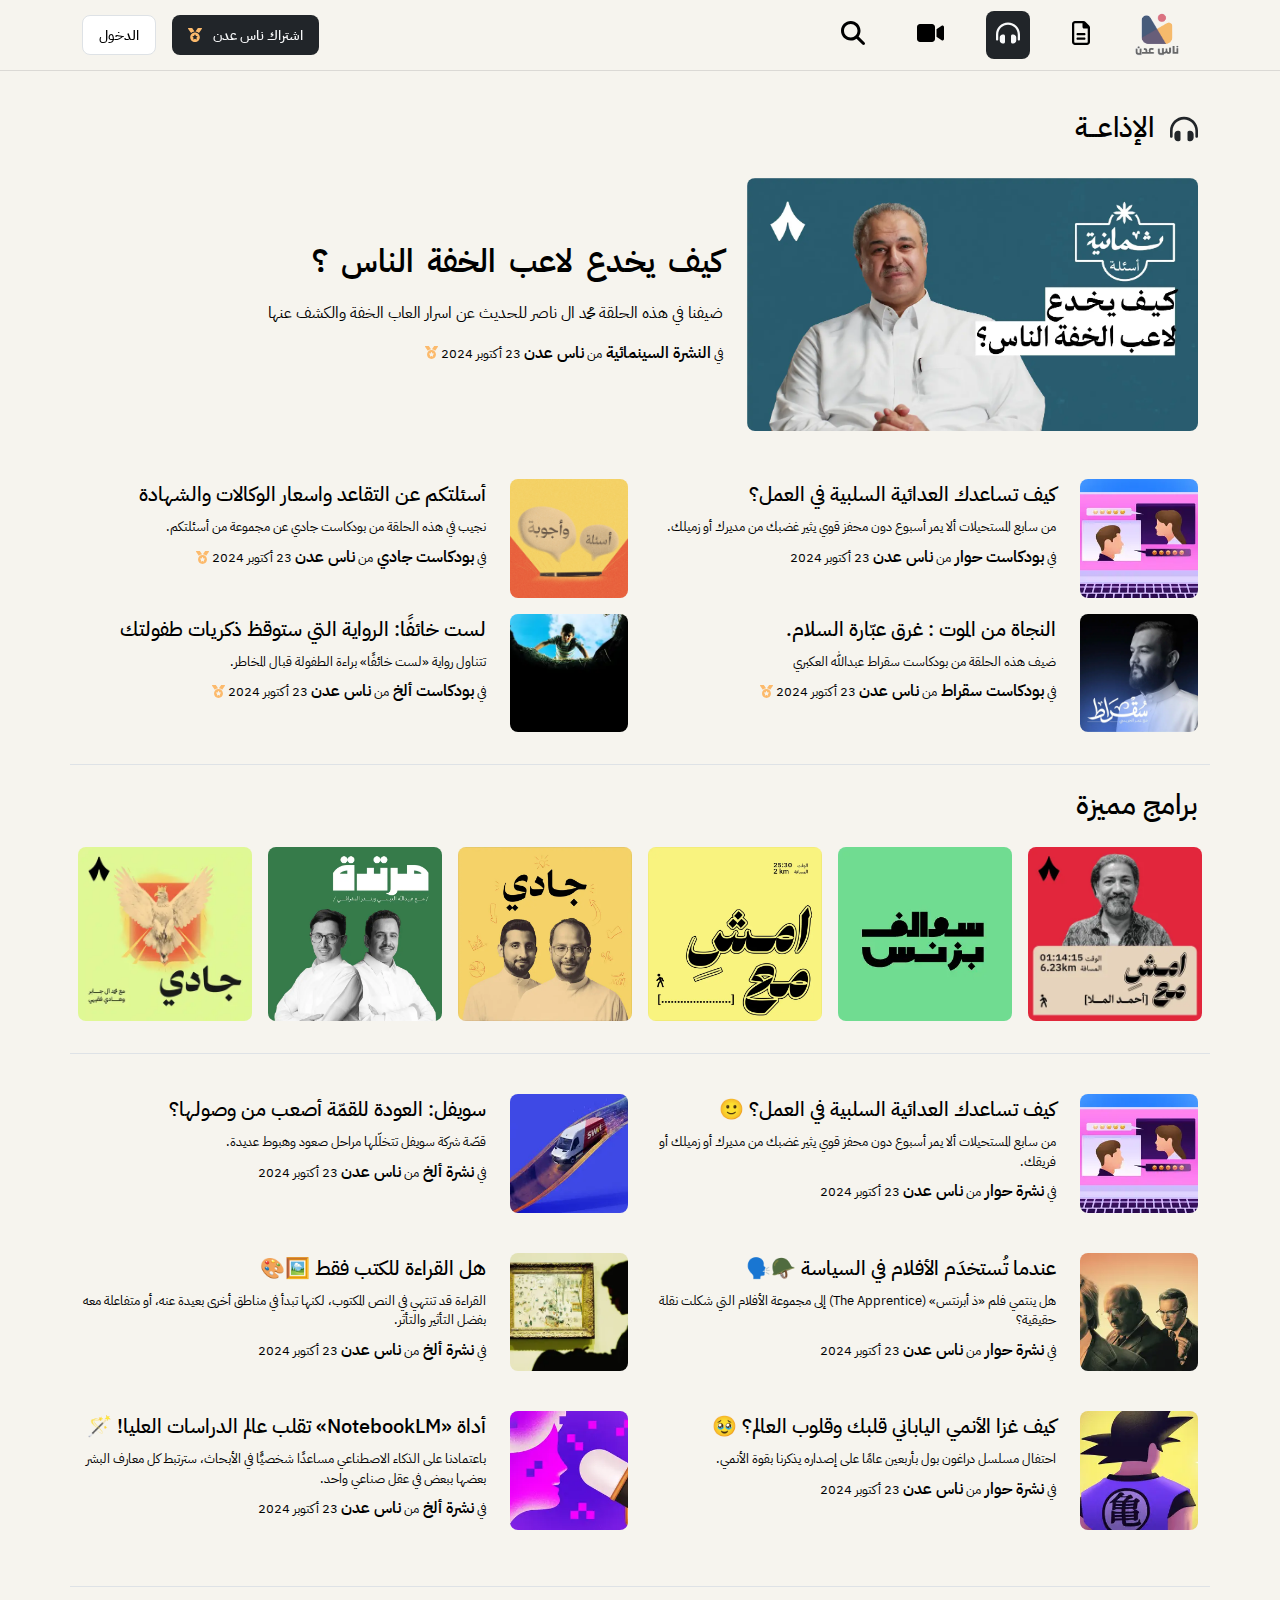
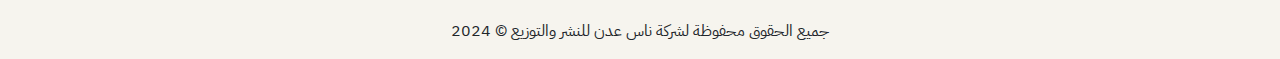
<file: radioPage.html>
<!DOCTYPE html>
<html lang="ar">

<head>
    <meta charset="UTF-8">
    <meta name="viewport" content="width=device-width, initial-scale=1.0">
    <title>الأذاعة</title>
    <link rel="icon" type="image/x-icon" href="avatar.jpg">
    <link rel="stylesheet" href="css/bootstrap.min.css">
    <link rel="stylesheet" href="css/all.min.css">
    <link rel="stylesheet" href="css/animate.css">
    <link rel="stylesheet" href="css/aos.css">
    <link rel="stylesheet" href="css/hover.css">
    <link rel="stylesheet" href="css/style.css">
</head>

<body>
    <!-- healog -->
    <div id="myModal" class="modal" onclick="closeOutside(event)">
        <div class="modal-content">
            <button class="close-button" onclick="closeDialog()">
                <i class="fa-regular fa-circle-xmark"></i>
            </button>
            <div class="icon">
                <img class="w-100 h-100" src="avatar.jpg" alt="">
            </div>
            <h6 class="pt-2">أيش بريدك؟</h6>
            <span class="py-2">أدخل ايميلك لتتلقى الأشعارات من ناس عدن</span>
            <input type="text" id="userInput" placeholder="nasAden@gmail.com" />
            <button class="full-width-button bg-dark" onclick="confirmAction()">متابعة</button>
        </div>
    </div>
    <!-- start header  -->
    <header>
        <nav class="navbar navbar-expand-md navbar-light fixed-top">
            <div class="container">
                <a class="px-3" href="index.html">
                    <img src="avatar.jpg" alt="">
                </a>
                <button class="navbar-toggler" type="button" data-bs-toggle="collapse" data-bs-target="#navbarCollapse"
                    aria-controls="navbarCollapse" aria-expanded="false" aria-label="Toggle navigation">
                    <span class="navbar-toggler-icon"></span>
                </button>
                <div class="collapse navbar-collapse" id="navbarCollapse">
                    <ul class="navbar-nav mb-2 mb-md-0">
                        <li class="p-2 mx-2"><a href="articles.html" class="border-radius"><i
                                    class="fas fa-regular fa-file-lines"></i><span
                                    class="d-inline d-md-none me-3 me-md-0">المقالات</span></a></li>
                        <li class="p-2 mx-2"><a href="radioPage.html" class="border-radius  bg-dark text-light"><i
                                    class="fa-solid fa-headphones-simple"></i><span
                                    class="d-inline d-md-none me-3 me-md-0">الاذاعة</span></a></li>
                        <li class="p-2 mx-2"><a href="documentaries.html" class="border-radius"><i
                                    class="fas fa-solid fa-video"></i><span
                                    class="d-inline d-md-none me-3 me-md-0">الوثائقيات</span></a></li>
                        <li class="p-2 mx-2 search"><a class="border-radius"><i
                            class="fa-solid fa-magnifying-glass"></i><span
                            class="d-inline d-md-none me-3 me-md-0">البحث</span></a></li>
                    </ul>
                    <form class="justify-content-end mb-2 mb-md-0" role="search">
                        <input class="form-control me-2 search-input" type="search" placeholder="ابحث هنا.." aria-label="Search">
                    </form>
                    <div class="d-flex header-btns border-top pt-3 pt-md-0 me-auto mb-3 mb-md-0">
                        <button class="me-md-2 me-lg-0 py-md-0 py-lg-auto bg-dark text-light border-radius" onclick="showDialog()"><span>اشتراك ناس عدن <i
                                    class="fas fa-medal me-2"></i></span></button>
                        <button class="bg-white border border-radius me-3 me-md-2 me-lg-3"
                            onclick="showDialog()"><span>الدخول</span></button>
                    </div>
                </div>
            </div>
        </nav>
    </header>
    <!-- end header  -->

    <!-- start landing  -->
    <div class="landing">
        <div class="container">
            <div class="main-heading pb-4 d-flex justify-content-start align-items-center">
                <i class="fas fa-headphones-simple fs-3 ms-3"></i>
                <h3>الإذاعـــة</h3>
            </div>
            <div class="row content border-radius py-2 d-flex justify-content-center align-items-center">
                <div class="col-md-5">
                    <div class="img-side">
                        <a href="">
                            <img class="img-fluid border-radius" src="imgs/video2.webp" alt="">
                        </a>
                    </div>
                </div>
                <div class="col-md-7">
                    <div class="title-side mt-4 mt-md-0">
                        <a href="">
                            <h3 class="heading">كيف يخدع لاعب الخفة الناس ؟</h3>
                            <div class="my-3" style="font-family: 'SansArabicLight';">ضيفنا في هذه الحلقة محمد ال ناصر
                                للحديث عن اسرار العاب الخفة والكشف عنها</div>
                            <div class="details">
                                <p class="my-2" style="font-family: 'SansArabicLight';">في <span
                                        style="font-family: 'SansArabicSemiBold';">النشرة السينمائية </span> من <span
                                        style="font-family: 'SansArabicSemiBold';">ناس عدن</span> 23 أكتوبر 2024 <i
                                        class="fas fa-solid fa-medal"></i></p>
                            </div>
                        </a>
                    </div>
                </div>
            </div>
        </div>
    </div>
    <!-- end landing  -->

    <!-- start landing section  -->
    <section>
        <div class="container border-bottom pb-4">
            <div class="row d-flex justify-content-between align-items-center">
                <div class="col-md-6">
                    <div class="row d-flex align-items-center align-items-md-start section-one border-radius py-2">
                        <div class="col-6 col-sm-3">
                            <div class="img-side">
                                <a href="">
                                    <img class="img-fluid border-radius aspect-square" src="imgs/article-3.webp" alt="">
                                </a>
                            </div>
                        </div>
                        <div class="col-12 col-sm-9">
                            <div class="title-side mt-4 mt-md-0">
                                <a href="">
                                    <h3 class="heading-2">كيف تساعدك العدائية السلبية في العمل؟</h3>
                                    <div class="my-2 subheading-2" style="font-family: 'SansArabicLight';">من سابع
                                        المستحيلات ألا يمر أسبوع دون محفز قوي يثير غضبك من مديرك أو زميلك.
                                    </div>
                                    <div class="details">
                                        <p class="my-2" style="font-family: 'SansArabicLight';">في <span
                                                style="font-family: 'SansArabicSemiBold';">بودكاست حوار </span> من
                                            <span style="font-family: 'SansArabicSemiBold';">ناس عدن</span> 23
                                            أكتوبر
                                            2024
                                        </p>
                                    </div>
                                </a>
                            </div>
                        </div>
                    </div>
                </div>
                <div class="col-md-6">
                    <div class="row d-flex align-items-center align-items-md-start section-one border-radius py-2">
                        <div class="col-6 col-sm-3">
                            <div class="img-side">
                                <a href="">
                                    <img class="img-fluid border-radius aspect-square" src="imgs/post-2.jpg" alt="">
                                </a>
                            </div>
                        </div>
                        <div class="col-12 col-sm-9">
                            <div class="title-side mt-4 mt-md-0">
                                <a href="">
                                    <h3 class="heading-2">أسئلتكم عن التقاعد واسعار الوكالات والشهادة</h3>
                                    <div class="my-2 subheading-2" style="font-family: 'SansArabicLight';">نجيب في هذه
                                        الحلقة من بودكاست جادي عن مجموعة من أسئلتكم.</div>
                                    <div class="details">
                                        <p class="my-2" style="font-family: 'SansArabicLight';">في <span
                                                style="font-family: 'SansArabicSemiBold';">بودكاست جادي </span> من <span
                                                style="font-family: 'SansArabicSemiBold';">ناس عدن</span> 23 أكتوبر 2024
                                            <i class="fas fa-solid fa-medal"></i>
                                        </p>
                                    </div>
                                </a>
                            </div>
                        </div>
                    </div>
                </div>
                <div class="col-md-6">
                    <div class="row section-one border-radius py-2">
                        <div class="col-6 col-sm-3">
                            <div class="img-side">
                                <a href="">
                                    <img class="img-fluid border-radius aspect-square" src="imgs/episode-6.webp" alt="">
                                </a>
                            </div>
                        </div>
                        <div class="col-12 col-sm-9">
                            <div class="title-side mt-4 mt-md-0">
                                <a href="">
                                    <h3 class="heading-2">النجاة من الموت : غرق عبّارة السلام.</h3>
                                    <div class="my-2 subheading-2" style="font-family: 'SansArabicLight';">ضيف هذه
                                        الحلقة من بودكاست سقراط عبدالله العكبري</div>
                                    <div class="details">
                                        <p class="my-2" style="font-family: 'SansArabicLight';">في <span
                                                style="font-family: 'SansArabicSemiBold';">بودكاست سقراط </span> من
                                            <span style="font-family: 'SansArabicSemiBold';">ناس عدن</span> 23 أكتوبر
                                            2024
                                            <i class="fas fa-solid fa-medal"></i>
                                        </p>
                                    </div>
                                </a>
                            </div>
                        </div>
                    </div>
                </div>
                <div class="col-md-6">
                    <div class="row section-one border-radius py-2">
                        <div class="col-6 col-sm-3">
                            <div class="img-side">
                                <a href="">
                                    <img class="img-fluid border-radius aspect-square" src="imgs/section-tail-img.webp"
                                        alt="">
                                </a>
                            </div>
                        </div>
                        <div class="col-12 col-sm-9">
                            <div class="title-side mt-4 mt-md-0">
                                <a href="">
                                    <h3 class="heading-2">لست خائفًا: الرواية التي ستوقظ ذكريات طفولتك</h3>
                                    <div class="my-2 subheading-2" style="font-family: 'SansArabicLight';">تتناول رواية
                                        «لست خائفًا» براءة الطفولة قبال المخاطر.</div>
                                    <div class="details">
                                        <p class="my-2" style="font-family: 'SansArabicLight';">في <span
                                                style="font-family: 'SansArabicSemiBold';">بودكاست ألخ </span> من <span
                                                style="font-family: 'SansArabicSemiBold';">ناس عدن</span> 23 أكتوبر 2024
                                            <i class="fas fa-solid fa-medal"></i>
                                        </p>
                                    </div>
                                </a>
                            </div>
                        </div>
                    </div>
                </div>
            </div>
        </div>
    </section>
    <!-- end landing section  -->

    <!-- start main posts -->
    <div class="mail-posts">
        <div class="container border-bottom pb-4">
            <div class="section-heading py-3 mt-2">
                <h3>برامج مميزة</h3>
            </div>
            <div class="row">
                <div class="col-6 col-md-2 mb-3 mb-md-0 border-radius">
                    <a href="">
                        <img class="img-fluid border-radius" src="imgs/episode-1.webp" alt="">
                    </a>
                </div>
                <div class="col-6 col-md-2 mb-3 mb-md-0 border-radius">
                    <a href="">
                        <img class="img-fluid border-radius" src="imgs/episode-7.webp" alt="">
                    </a>
                </div>
                <div class="col-6 col-md-2 mb-3 mb-md-0 border-radius">
                    <a href="">
                        <img class="img-fluid border-radius" src="imgs/episode-3.webp" alt="">
                    </a>
                </div>
                <div class="col-6 col-md-2 mb-3 mb-md-0 border-radius">
                    <a href="">
                        <img class="img-fluid border-radius" src="imgs/episode-4.webp" alt="">
                    </a>
                </div>
                <div class="col-6 col-md-2 mb-3 mb-sm-0 border-radius">
                    <a href="">
                        <img class="img-fluid border-radius" src="imgs/episode-5.webp" alt="">
                    </a>
                </div>
                <div class="col-6 col-md-2 text-center border-radius">
                    <a href="">
                        <img class="img-fluid border-radius" src="imgs/episode-2.webp" alt="">
                    </a>
                </div>
            </div>
        </div>
    </div>
    <!-- end main posts -->

    <!-- start article -->
    <div class="new-article py-3 mt-3">
        <div class="container border-bottom pb-5">
            <div class="row d-flex justify-content-between align-items-center">
                <div class="col-lg-6 mb-4">
                    <div class="row d-flex align-items-center align-items-md-start section-one border-radius py-2">
                        <div class="col-6 col-sm-3">
                            <div class="img-side">
                                <a href="">
                                    <img class="img-fluid border-radius aspect-square" src="imgs/article-3.webp" alt="">
                                </a>
                            </div>
                        </div>
                        <div class="col-12 col-sm-9">
                            <div class="title-side mt-4 mt-md-0">
                                <a href="">
                                    <h3 class="heading-2">كيف تساعدك العدائية السلبية في العمل؟ 🙂</h3>
                                    <div class="my-2 subheading-2" style="font-family: 'SansArabicLight';">من سابع
                                        المستحيلات ألا يمر أسبوع دون محفز قوي يثير غضبك من مديرك أو زميلك أو فريقك.
                                    </div>
                                    <div class="details">
                                        <p class="my-2" style="font-family: 'SansArabicLight';">في <span
                                                style="font-family: 'SansArabicSemiBold';">نشرة حوار </span> من
                                            <span style="font-family: 'SansArabicSemiBold';">ناس عدن</span> 23
                                            أكتوبر
                                            2024
                                        </p>
                                    </div>
                                </a>
                            </div>
                        </div>
                    </div>
                </div>
                <div class="col-lg-6 mb-4">
                    <div class="row section-one border-radius py-2">
                        <div class="col-6 col-sm-3">
                            <div class="img-side">
                                <a href="">
                                    <img class="img-fluid border-radius aspect-square" src="imgs/article-4.webp" alt="">
                                </a>
                            </div>
                        </div>
                        <div class="col-12 col-sm-9">
                            <div class="title-side mt-4 mt-md-0">
                                <a href="">
                                    <h3 class="heading-2">سويفل: العودة للقمّة أصعب من وصولها؟</h3>
                                    <div class="my-2 subheading-2" style="font-family: 'SansArabicLight';">قصّة شركة
                                        سويفل تتخلّلها مراحل صعود وهبوط عديدة.</div>
                                    <div class="details">
                                        <p class="my-2" style="font-family: 'SansArabicLight';">في <span
                                                style="font-family: 'SansArabicSemiBold';">نشرة ألخ </span> من <span
                                                style="font-family: 'SansArabicSemiBold';">ناس عدن</span> 23 أكتوبر
                                            2024
                                        </p>
                                    </div>
                                </a>
                            </div>
                        </div>
                    </div>
                </div>
                <div class="col-lg-6 mb-4">
                    <div class="row d-flex align-items-center align-items-md-start section-one border-radius py-2">
                        <div class="col-6 col-sm-3">
                            <div class="img-side">
                                <a href="">
                                    <img class="img-fluid border-radius aspect-square" src="imgs/article-5.webp" alt="">
                                </a>
                            </div>
                        </div>
                        <div class="col-12 col-sm-9">
                            <div class="title-side mt-4 mt-md-0">
                                <a href="">
                                    <h3 class="heading-2">عندما تُستخدَم الأفلام في السياسة 🪖🗣️</h3>
                                    <div class="my-2 subheading-2" style="font-family: 'SansArabicLight';">هل ينتمي
                                        فلم «ذ أبرنتس» (The Apprentice) إلى مجموعة الأفلام التي شكلت نقلة حقيقية؟
                                    </div>
                                    <div class="details">
                                        <p class="my-2" style="font-family: 'SansArabicLight';">في <span
                                                style="font-family: 'SansArabicSemiBold';">نشرة حوار </span> من
                                            <span style="font-family: 'SansArabicSemiBold';">ناس عدن</span> 23
                                            أكتوبر
                                            2024
                                        </p>
                                    </div>
                                </a>
                            </div>
                        </div>
                    </div>
                </div>
                <div class="col-lg-6 mb-4">
                    <div class="row section-one border-radius py-2">
                        <div class="col-6 col-sm-3">
                            <div class="img-side">
                                <a href="">
                                    <img class="img-fluid border-radius aspect-square" src="imgs/article-6.webp" alt="">
                                </a>
                            </div>
                        </div>
                        <div class="col-12 col-sm-9">
                            <div class="title-side mt-4 mt-md-0">
                                <a href="">
                                    <h3 class="heading-2">هل القراءة للكتب فقط 🖼️🎨</h3>
                                    <div class="my-2 subheading-2" style="font-family: 'SansArabicLight';">القراءة
                                        قد تنتهي في النص المكتوب، لكنها تبدأ في مناطق أخرى بعيدة عنه، أو متفاعلة معه
                                        بفضل التأثير والتأثر.</div>
                                    <div class="details">
                                        <p class="my-2" style="font-family: 'SansArabicLight';">في <span
                                                style="font-family: 'SansArabicSemiBold';">نشرة ألخ </span> من <span
                                                style="font-family: 'SansArabicSemiBold';">ناس عدن</span> 23 أكتوبر
                                            2024
                                        </p>
                                    </div>
                                </a>
                            </div>
                        </div>
                    </div>
                </div>
                <div class="col-lg-6 mb-4 mb-lg-0">
                    <div class="row d-flex align-items-center align-items-md-start section-one border-radius py-2">
                        <div class="col-6 col-sm-3">
                            <div class="img-side">
                                <a href="">
                                    <img class="img-fluid border-radius aspect-square" src="imgs/article-7.webp" alt="">
                                </a>
                            </div>
                        </div>
                        <div class="col-12 col-sm-9">
                            <div class="title-side mt-4 mt-md-0">
                                <a href="">
                                    <h3 class="heading-2">كيف غزا الأنمي الياباني قلبك وقلوب العالم؟ 🥹</h3>
                                    <div class="my-2 subheading-2" style="font-family: 'SansArabicLight';">احتفال
                                        مسلسل دراغون بول بأربعين عامًا على إصداره يذكرنا بقوة الأنمي. </div>
                                    <div class="details">
                                        <p class="my-2" style="font-family: 'SansArabicLight';">في <span
                                                style="font-family: 'SansArabicSemiBold';">نشرة حوار </span> من
                                            <span style="font-family: 'SansArabicSemiBold';">ناس عدن</span> 23
                                            أكتوبر
                                            2024
                                        </p>
                                    </div>
                                </a>
                            </div>
                        </div>
                    </div>
                </div>
                <div class="col-lg-6">
                    <div class="row section-one border-radius py-2">
                        <div class="col-6 col-sm-3">
                            <div class="img-side">
                                <a href="">
                                    <img class="img-fluid border-radius aspect-square" src="imgs/article-8.webp" alt="">
                                </a>
                            </div>
                        </div>
                        <div class="col-12 col-sm-9">
                            <div class="title-side mt-4 mt-md-0">
                                <a href="">
                                    <h3 class="heading-2">أداة «NotebookLM» تقلب عالم الدراسات العليا! 🪄</h3>
                                    <div class="my-2 subheading-2" style="font-family: 'SansArabicLight';">باعتمادنا
                                        على الذكاء الاصطناعي مساعدًا شخصيًّا في الأبحاث، سترتبط كل معارف البشر بعضها
                                        ببعض في عقل صناعي واحد.</div>
                                    <div class="details">
                                        <p class="my-2" style="font-family: 'SansArabicLight';">في <span
                                                style="font-family: 'SansArabicSemiBold';">نشرة ألخ </span> من <span
                                                style="font-family: 'SansArabicSemiBold';">ناس عدن</span> 23 أكتوبر
                                            2024
                                        </p>
                                    </div>
                                </a>
                            </div>
                        </div>
                    </div>
                </div>
            </div>
        </div>
    </div>
    <!-- end article -->

    <!-- start footer  -->
    <div class="footer">
        <div class="container">
            <div class="py-3 text-center">
                <span>جميع الحقوق محفوظة لشركة ناس عدن للنشر والتوزيع &copy; 2024
                </span>
            </div>
        </div>
    </div>
    <!-- end footer  -->
    <script src="js/jquery.min.js"></script>
    <script src="js/bootstrap.bundle.min.js"></script>
    <script src="js/all.min.js"></script>
    <script src="js/aos.js"></script>
    <script src="js/main.js"></script>
</body>

</html>
</file>
<file: css/style.css>
* {
  padding: 0;
  margin: 0;
  box-sizing: border-box;
}
:root {
  --main-color: #475c7b;
  --sec-color: #fcba6c;
  --third-color: #685e79;
  --forth-color: #fa541c;
  --WhiteClr: #ffffff;
  --bodyClr: #f6f4ee;
  --Hover: rgb(239 237 232/ 1);
  --main-transition: 0.3s;
  --margin-top: 7rem;
  --margin-bottom: 2rem;
  --font-size-heading-1: 40px;
  --font-size-heading-2: 32px;
  --font-size-heading-3: 24px;
  --font-size-heading-4: 20px;
}
ul,
ol,
li {
  list-style: none;
  margin: 0;
  padding: 0;
}

a {
  display: inline-block;
  text-decoration: none;
}

a:hover {
  text-decoration: none;
}

h1,
h2,
h3,
h4,
h5,
h6,
p,
a {
  margin: 0;
  padding: 0;
  color: #000;
}
button {
  border: none;
}
p,
span {
  font-size: 16px;
  font-weight: 400;
  margin: 0;
  padding: 0;
}

@font-face {
  font-family: "SansArabic";
  src: url(../fonts/IBMPlexSansArabic-Medium.ttf);
  
}
@font-face {
  font-family: "SansArabicLight";
  src: url(../fonts/IBMPlexSansArabic-Regular.ttf);
}
@font-face {
  font-family: "SansArabicSemiBold";
  src: url(../fonts/IBMPlexSansArabic-SemiBold.ttf);
}
@font-face {
  font-family: "SansArabicBold";
  src: url(../fonts/IBMPlexSansArabic-Bold.ttf);
}
body {
  font-family: "SansArabic";
  background-color: var(--bodyClr);
  direction: rtl;
}

/* border style  */
.border-radius {
  border-radius: 8px;
}
.rounded-full{
  border-radius: 50%;
}
/* paragraph style */
.para {
  font-family: "SansArabicLight";
  font-size: 0.875rem !important;
  line-height: 1.25rem !important;
}

/* card heading style  */
.heading {
  font-family: 'SansArabicSemiBold';
  word-spacing: 5px;
  font-size: var(--font-size-heading-2);
  line-height: 1.5;
}
.heading-2{
  font-family: 'SansArabic';
  font-size: var(--font-size-heading-4);
  line-height: 1.5;
}
.subheading-2{
  font-size: 13px;
}
/* buttons on left header  */
.header-btns button {
  padding: 7px 16px;
  transition: var(--main-transition);
}
.header-btns button:last-child:hover{
  border-color: #000 !important;
}
.header-btns button > span {
  font-size: 0.875rem;
}
.header-btns button:first-child span > svg{
  color: var(--sec-color);
}
@media (min-width: 768px){
  .header-btns{
    border: none !important;
  }
}
/* end buttons on left header  */


/* start login dialog  */
.modal {
  display: none;
  position: fixed;
  top: 0;
  left: 0;
  width: 100%;
  height: 100%;
  background: rgba(0, 0, 0, 0.5);
  justify-content: center;
  align-items: center;
  z-index: 1000;
  opacity: 0;
  transition: opacity 0.3s ease;
}

.modal.show {
  display: flex;
  opacity: 1;
}

.modal-content {
  background: white;
  padding: 25px;
  max-width: 500px;
  width: 80%;
  border-radius: 8px;
  text-align: center;
  position: relative;
  transform: scale(0.8);
  transition: transform 0.3s ease, opacity 0.3s ease;
  opacity: 0;
}

.modal.show .modal-content {
  transform: scale(1);
  opacity: 1;
}

.modal-content h2 {
  font-size: 1.5em;
  margin: 0 0 10px;
}

.modal-content span {
  font-size: 13px;
}

.modal-content .icon img {
  max-width: 55px;
  mix-blend-mode: darken;
}

.modal-content input {
  width: 80%;
  padding: 6px;
  margin: 15px 0;
  font-size: 1em;
  border: 1px solid #ccc;
  border-radius: 5px;
  box-sizing: border-box;
  text-align: center;
  margin: 1rem auto;
}

.modal-content .full-width-button {
  width: 80%;
  padding: 7px;
  border: none;
  cursor: pointer;
  border-radius: 5px;
  font-size: 1em;
  color: white;
  margin: 0 auto;
}

.close-button {
  position: absolute;
  top: 10px;
  left: 20px;
  background: none;
  border: none;
  font-size: 1.2em;
  cursor: pointer;
}
/* end login dialog  */



/* start navbar  */
form[role="search"] {
  display: none;
}

header nav ul li:last-child{
  cursor: pointer;
}
header nav form input{
  font-size: 14px !important;
  font-weight: 100 !important;
  border: none !important;
  outline: none !important;
}
header nav form input:focus{
  box-shadow: 0 0 0 .07rem #aaa !important;
}
header nav form{
  width: 25%;
}
@media(max-width: 768px){
  header nav form{
    width: 50% !important;
  }
}
.navbar {
  border-bottom: 1px solid;
  top: 0px;
  right: 0px;
  left: 0px;
  z-index: 10000;
  width: 100%;
  display: flex;
  align-items: center;
  background-color: rgb(246, 244, 238);
  padding: 3px 0px;
  overflow: hidden;
  border-color: rgb(219 217 213);
}
.navbar ul li a{
  padding: .625rem;
}
.navbar ul li a:hover{
  background-color: var(--Hover);
}
.navbar ul li a svg{
  font-size: 1.5rem !important;
}
.navbar img{
  max-width: 50px;
  mix-blend-mode:darken;
}
/* end navbar  */

/* start landing */
.landing{
  margin-top: var(--margin-top);
  margin-bottom: var(--margin-bottom);
}
.landing .img-side {
  width: 451px;
  height: 253.9px;
}
.landing .img-side img{
  width: 100%;
  height: 100%;
}
@media (max-width: 1050px){
  .landing .img-side{
    max-width: 100%;
    max-height: 100%;
    width: auto;
    height: auto;
  }
  .landing .img-side img{
    max-width: 100%;
    max-height: 100%;
    width: auto;
    height: auto;
  }
}
.content:hover{
  background-color: var(--Hover);
}
.title-side .author img{
  max-width: 30px;
  border: 2px solid #fff;
}
.title-side .author img.last-img{
  margin-right: -12px;
}
.title-side .author .name{
  color: var(--forth-color);
}
.title-side .author .name:hover{
  color: #db2b00;
}
.title-side .author .subtitle{
  font-size: 13px;
}
.title-side .details svg{
  color: var(--sec-color);
}
.title-side .details p{
  font-size: 13px;
}
.section-one:hover{
  background-color: var(--Hover);
}
.aspect-square {
  aspect-ratio: 1 / 1 !important;
}
.section-one .img-side img{
  object-fit: cover;
}
/* end landing */

/* start section */
.episode .grid-container{
  display: grid;
  gap: 15px;
  grid-template-columns: auto auto auto;
}
.episode .grid-container img {
  box-shadow: 0 2px 4px 0 rgba(0,0,0,.02),0 1px 6px -1px rgba(0,0,0,.02),0 1px 2px 0 rgba(0,0,0,.03)!important;
}
/* end section */

.mail-posts .row > div{
  padding: 8px;
}
.mail-posts .row > div:hover{
  background-color: var(--Hover);
}
/* start video  */
.videos .main-content:hover{
  background-color: var(--Hover);
}
/* end video  */

.footer span{
  font-family: 'SansArabicLight';
}
</file>
<file: css/newsDetails.css>
:root {
    --margin-top: 7rem;
    --margin-bottom: 2rem;
    --paragraphClr: #5a5a5a;
  }
main{
    margin: var(--margin-top) auto var(--margin-bottom);
    max-width: 700px;
}
main .subtitle{
    font-family: 'SansArabicLight';
    color: var(--paragraphClr);
}
main .author img{
    max-width: 30px;
    border: 2px solid #fff;
}
main .author img.last-img{
    margin-right: -12px;
  }
main .author .name{
    color: var(--forth-color);
  }
main .author .name:hover{
    color: #db2b00;
  }
main .author .subtitle{
    font-size: 13px;
  }
main .details span{
    font-family: 'SansArabicSemiBold';
    color: #000;
}
main .img-section{
    width: 600px;
    height: 338px;
}
main .img-section img{
    width: 100%;
    height: 100%;
}
@media (max-width: 768px){
    main .img-section{
        max-width: 100%;
        max-height: 100%;
        width: auto;
        height: auto;
    }
    main .img-section img{
        max-width: 100%;
        max-height: 100%;
        width: auto;
        height: auto;
    }
}
</file>
